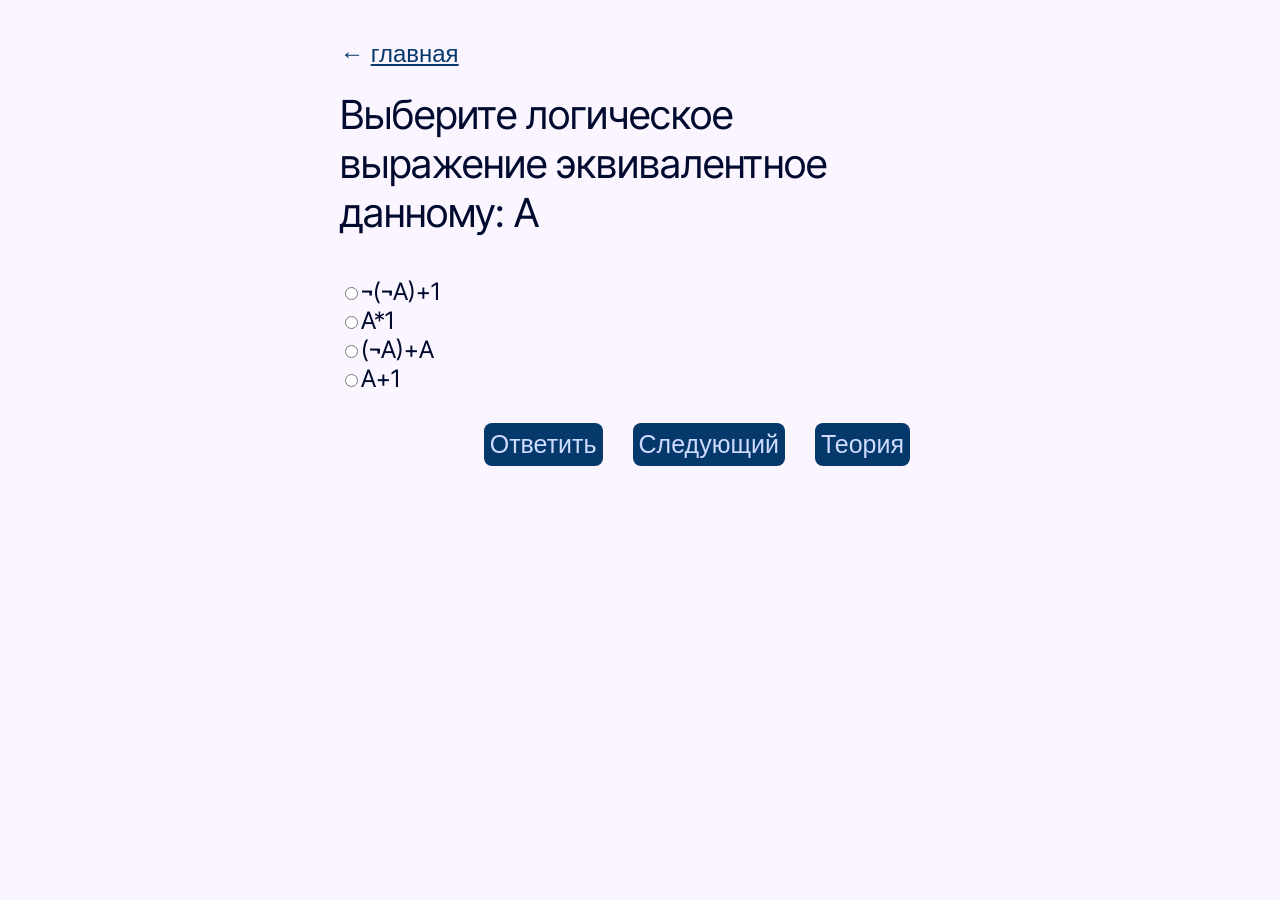
<file: rules/practice/index.html>
<!DOCTYPE html>
<html lang="ru">
<head>
  <meta charset="UTF-8">
  <meta name="viewport" content="width=device-width, initial-scale=1.0">
  <link rel="stylesheet" href="../../style.css">
  <link rel="stylesheet" href="../../practice.css">
  <title>Тренажер по правилам булевой алгебры</title>
  
  
</head>
<body>
  
  <div id="quiz-container">
    <button class = "mainpage" type="button" onclick="document.location='../../index.html'">← <u>главная</u></button>
    <p id="question">Загрузка вопроса...</p>
    <form id="quiz-form">
        <!-- здесь создается вопрос -->
        
        
        
        
    </form>
    <div class = "flex-menu bttns">
      <button type="button" onclick="checkAnswer()">Ответить</button>
      <button type="button" onclick="location.reload()">Следующий</button>
      <button class="theory" type="button" onclick="window.open('../theory.html')">Теория</button>
      
    </div>
    <p id="feedback"></p>
  </div>
    <script src="script.js"></script>

</body>
</html>
</file>
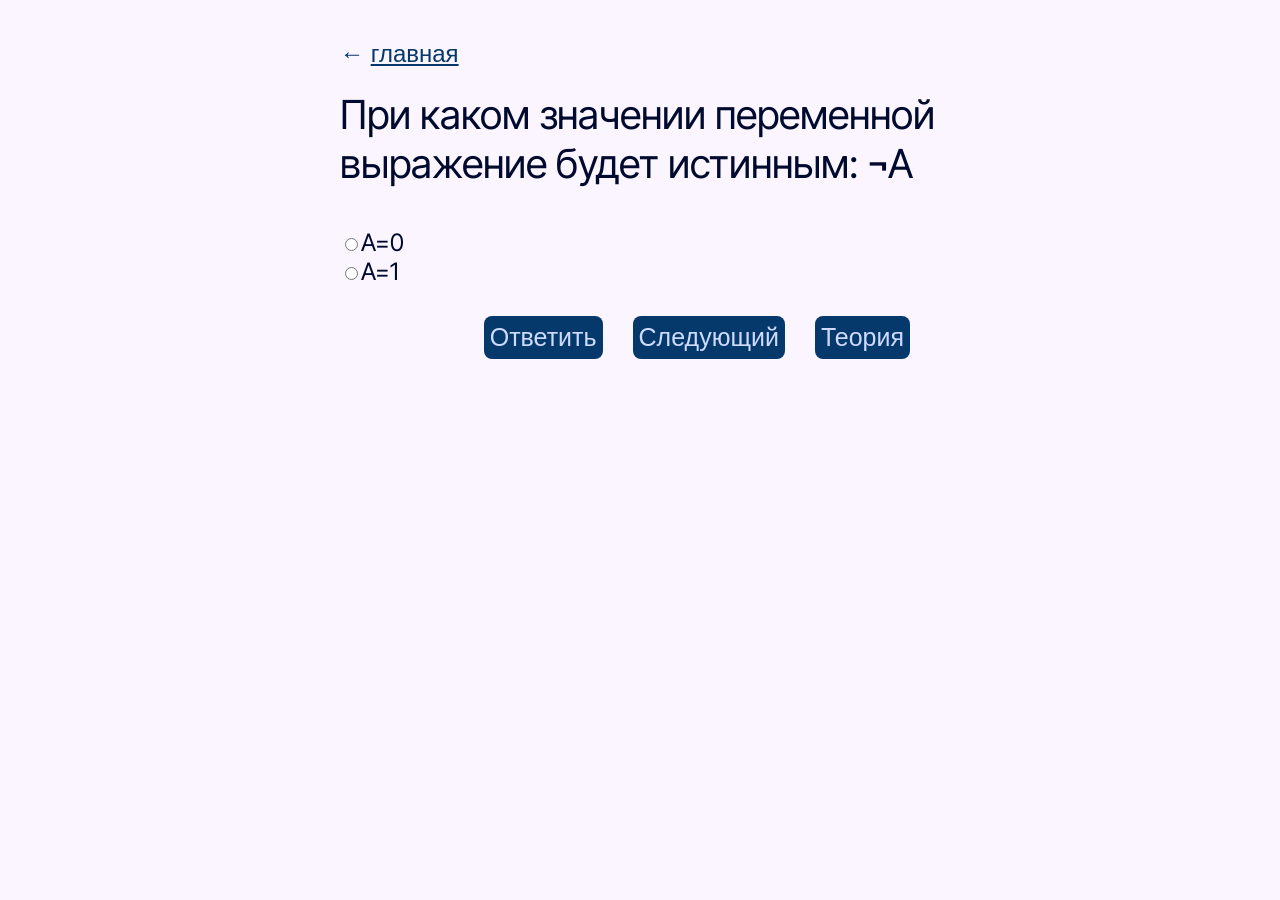
<file: terminology/practice/index.html>
<!DOCTYPE html>
<html lang="ru">
<head>
  <meta charset="UTF-8">
  <meta name="viewport" content="width=device-width, initial-scale=1.0">
  <link rel="stylesheet" href="../../style.css">
  <link rel="stylesheet" href="../../practice.css">
  <title>Тренажер по правилам булевой алгебры</title>
  
  
</head>
<body>
  
  <div id="quiz-container">
    <button class = "mainpage" type="button" onclick="document.location='../../index.html'">← <u>главная</u></button>
    <p id="question">Загрузка вопроса...</p>
    <form id="quiz-form">
        <!-- здесь создается вопрос -->
        
        
        
        
    </form>
    <div class = "flex-menu bttns">
      <button type="button" onclick="checkAnswer()">Ответить</button>
      <button type="button" onclick="location.reload()">Следующий</button>
      <button class="theory" type="button" onclick="getTheory()">Теория</button>
      
    </div>
    <p id="feedback"></p>
  </div>
    <script src="script.js"></script>

</body>
</html>
</file>
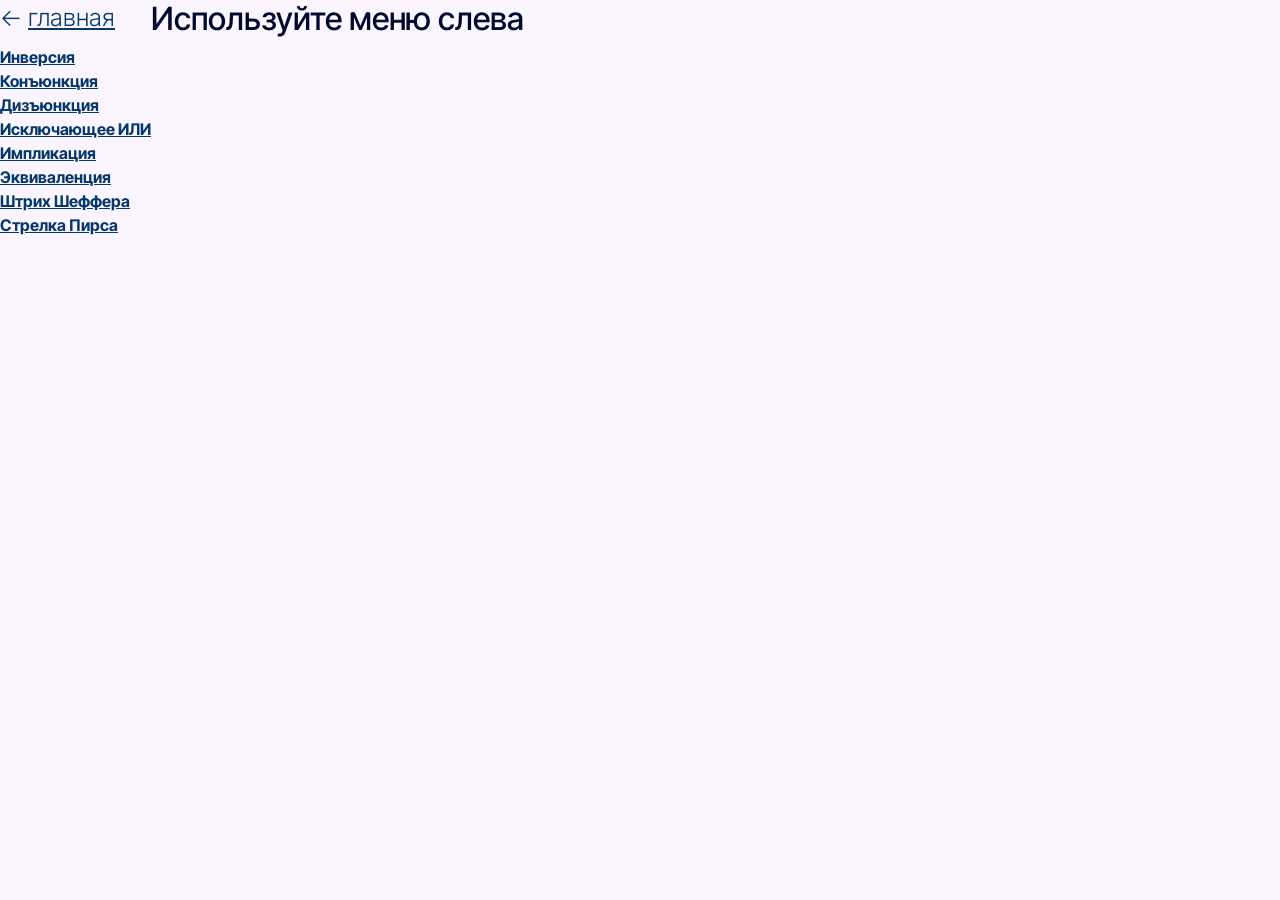
<file: terminology/theory/index.html>
<!DOCTYPE html>
<html>
<head>
    <meta charset="utf-8">
    <meta name="viewport" content="width=device-width, initial-scale=1">
    <title>Логические операции булевой логики</title>
    <link href="https://cdn.jsdelivr.net/npm/bootstrap@5.3.2/dist/css/bootstrap.min.css" rel="stylesheet" integrity="sha384-T3c6CoIi6uLrA9TneNEoa7RxnatzjcDSCmG1MXxSR1GAsXEV/Dwwykc2MPK8M2HN" crossorigin="anonymous">
    <link href="../../style.css" rel="stylesheet">
</head>
<body>
    <div class = "content">
            <div class = "list">
                <button class = "mainpage" type="button" onclick="document.location='../../index.html'">← <u>главная</u></button>
              <dt><a href='inversion.html'>Инверсия</a></dt>
              <dt><a href='conjunction.html'>Конъюнкция</a></dt>
              <dt><a href='disjunction.html'>Дизъюнкция</a></dt>
              <dt><a href='xor.html'>Исключающее ИЛИ</a></dt>  
              <dt><a href='implication.html'>Импликация</a></dt>
              <dt><a href='equality.html'>Эквиваленция</a></dt>
              <dt><a href='sheffer.html'>Штрих Шеффера</a></dt>
              <dt><a href='nor.html'>Стрелка Пирса</a></dt>
            </div>
            <div class='explain'>
                <h2>Используйте меню слева</h2>
            </div>
        </div>
<script src="https://cdn.jsdelivr.net/npm/bootstrap@5.3.2/dist/js/bootstrap.bundle.min.js" integrity="sha384-C6RzsynM9kWDrMNeT87bh95OGNyZPhcTNXj1NW7RuBCsyN/o0jlpcV8Qyq46cDfL" crossorigin="anonymous"></script>    
</body>
</html>
</file>
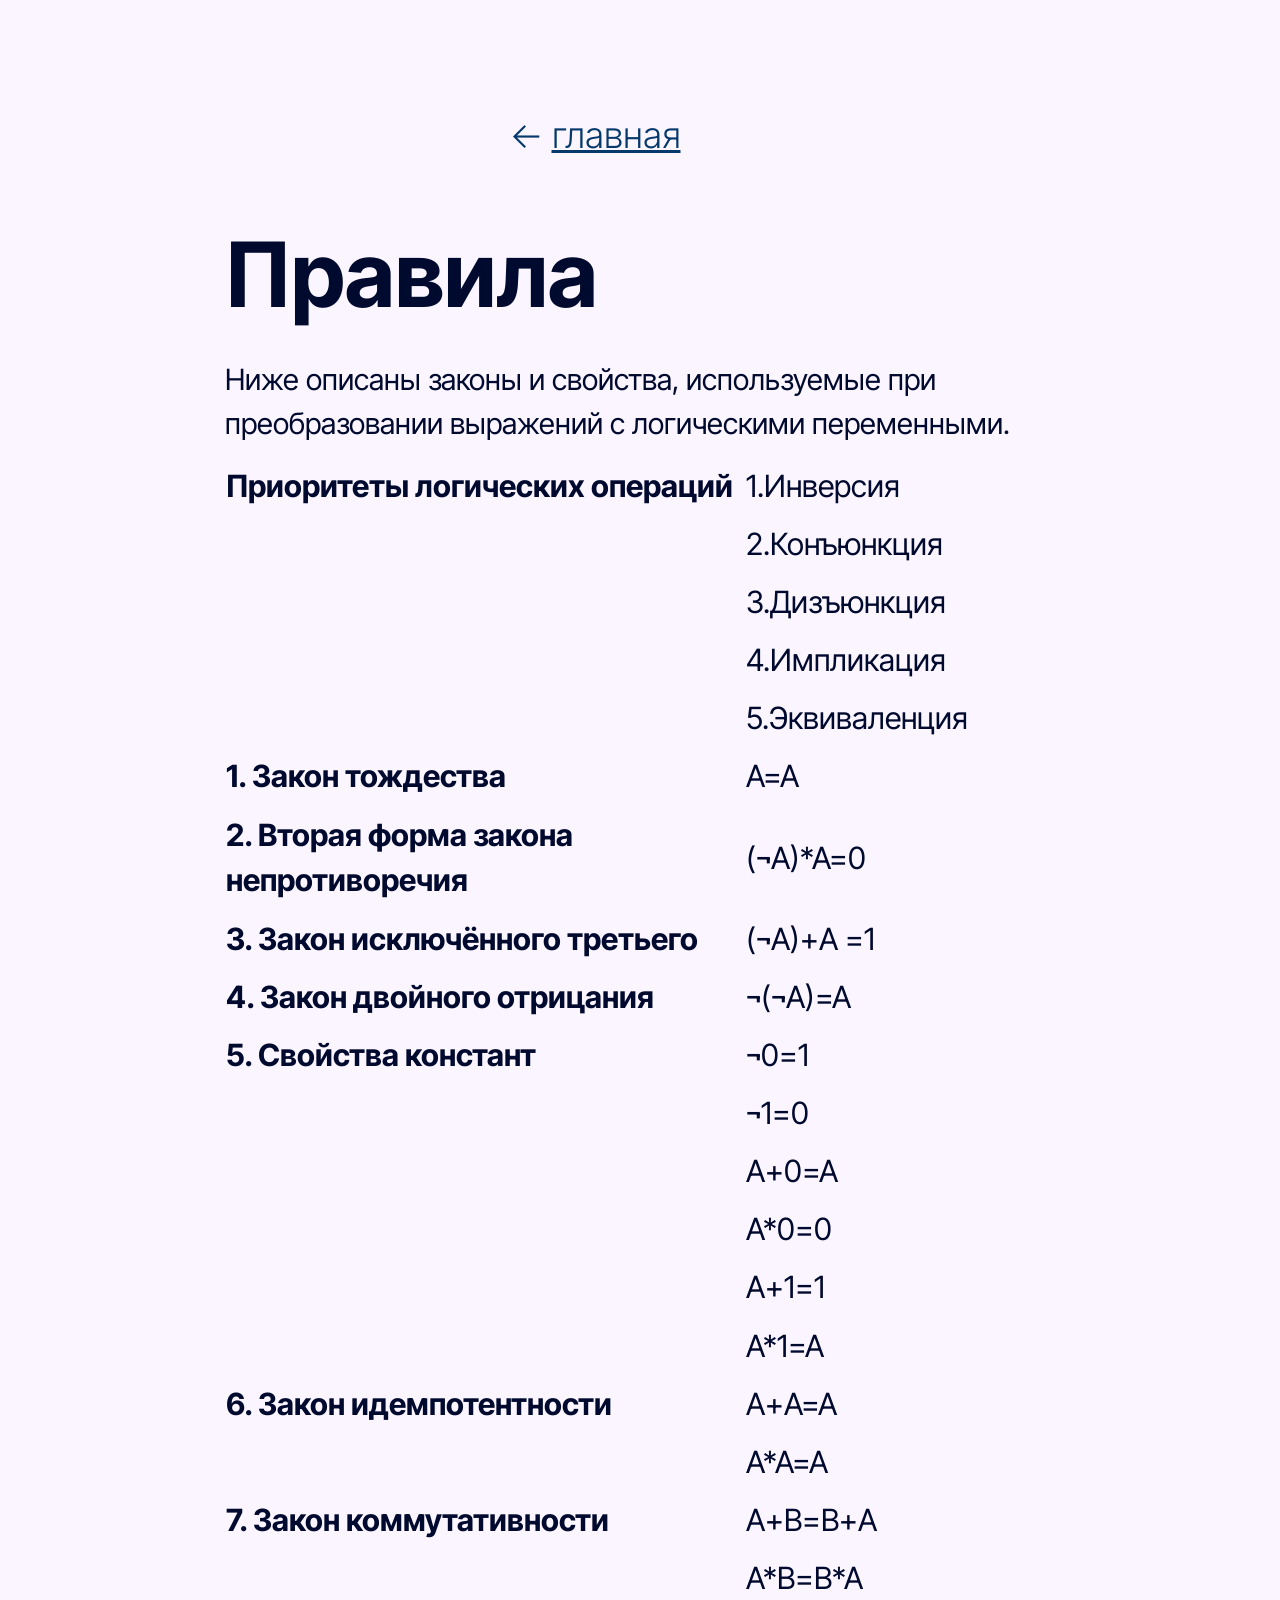
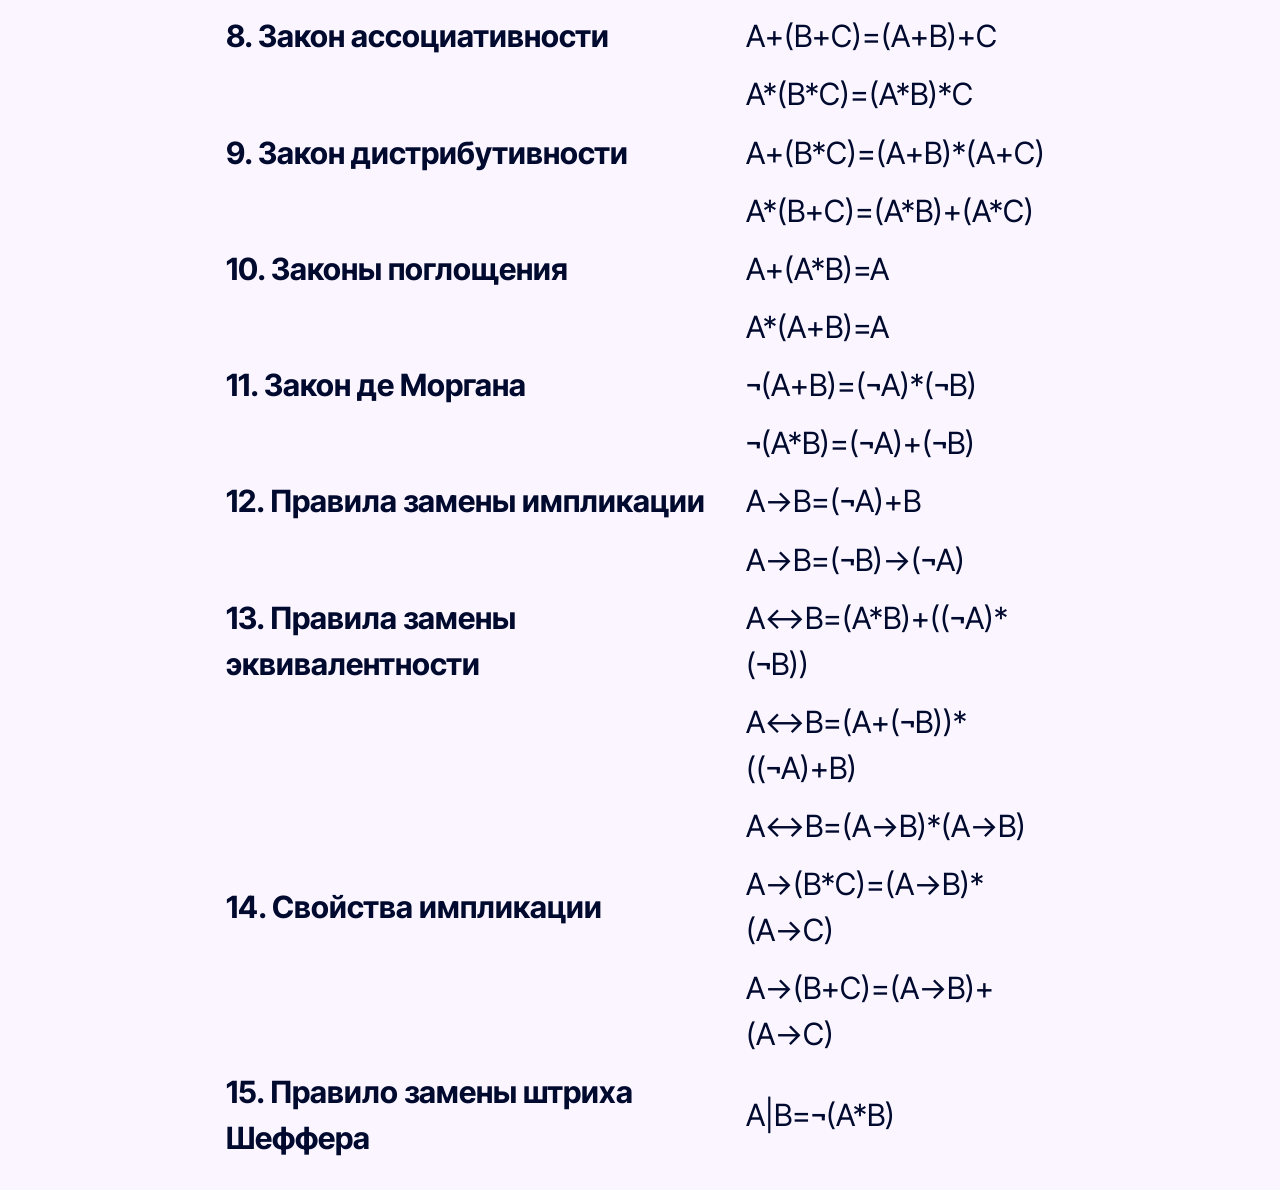
<file: rules/theory.html>
<!DOCTYPE html>
<html>
<head>
    <meta charset="utf-8">
    <meta name="viewport" content="width=device-width, initial-scale=1">
    <title>Логические операции булевой логики</title>
    <link href="https://cdn.jsdelivr.net/npm/bootstrap@5.3.2/dist/css/bootstrap.min.css" rel="stylesheet" integrity="sha384-T3c6CoIi6uLrA9TneNEoa7RxnatzjcDSCmG1MXxSR1GAsXEV/Dwwykc2MPK8M2HN" crossorigin="anonymous">
    <link href="../style.css" rel="stylesheet">
    <link href="../bs.css" rel="stylesheet">
    <meta name="viewport" content="width=device-width, initial-scale=1">
</head>
<body>
    
    <div class = "content menu flex1">
        <div class="return">
            <button class = "mainpage" type="button" onclick="document.location='../index.html'">← <u>главная</u></button>
        </div>
            <div class='explain flex11'>
                
                <h1>Правила</h1>
                <p>Ниже описаны законы и свойства, используемые при преобразовании выражений с логическими переменными.</p>
                    <table class = 'rules'>
                        <tr class = 'rules'>
                            <td class = 'rules'><b>Приоритеты логических операций</b></td>
                            <td class = 'rules'>1.Инверсия</td>
                        </tr>
                        <tr class = 'rules'>
                            <td class = 'rules'><b></b></td>
                            <td class = 'rules'>2.Конъюнкция</td>
                        </tr>
                        <tr class = 'rules'>
                            <td class = 'rules'><b></b></td>
                            <td class = 'rules'>3.Дизъюнкция</td>
                        </tr>
                        <tr class = 'rules'>
                            <td class = 'rules'><b></b></td>
                            <td class = 'rules'>4.Импликация</td>
                        </tr>
                        <tr class = 'rules'>
                            <td class = 'rules'><b></b></td>
                            <td class = 'rules'>5.Эквиваленция</td>
                        </tr>
                    
                        <tr class = 'rules'>
                            <td class = 'rules'><b>1. Закон тождества</b></td>
                            <td class = 'rules'>A=A</td>
                        </tr>
                        <tr class = 'rules'>
                            <td class = 'rules'><b>2. Вторая форма закона непротиворечия</b></td>
                            <td class = 'rules'>(¬A)*A=0</td>
                        </tr>
                        <tr class = 'rules'>
                            <td class = 'rules'><b>3. Закон исключённого третьего</b></td>
                            <td class = 'rules'>(¬A)+A =1</td>
                        </tr>
                        <tr class = 'rules'>
                            <td class = 'rules'><b>4. Закон двойного отрицания</b></td>
                            <td class = 'rules'>¬(¬A)=A</td>
                        </tr>
                        <tr class = 'rules'>
                            <td class = 'rules'><b>5. Свойства констант</b></td>
                            <td class = 'rules'>¬0=1</td>
                        </tr>
                        <tr class = 'rules'>
                            <td class = 'rules'></td>
                            <td class = 'rules'>¬1=0</td>
                        </tr>
                        <tr class = 'rules'>
                            <td class = 'rules'></td>
                            <td class = 'rules'>A+0=A</td>
                        </tr>
                        <tr class = 'rules'>
                            <td class = 'rules'></td>
                            <td class = 'rules'>A*0=0</td>
                        </tr>
                        <tr class = 'rules'>
                            <td class = 'rules'></td>
                            <td class = 'rules'>A+1=1</td>
                        </tr>
                        <tr class = 'rules'>
                            <td class = 'rules'></td>
                            <td class = 'rules'>A*1=A</td>
                        </tr>
                        <tr class = 'rules'>
                            <td class = 'rules'><b>6. Закон идемпотентности</b></td>
                            <td class = 'rules'>A+A=A</td>
                        </tr>
                        <tr class = 'rules'>
                            <td class = 'rules'></td>
                            <td class = 'rules'>A*A=A</td>
                        <tr class = 'rules'>
                            <td class = 'rules'><b>7. Закон коммутативности</b></td>
                            <td class = 'rules'>A+B=B+A</td>
                        </tr>
                        <tr class = 'rules'>
                            <td class = 'rules'></td>
                            <td class = 'rules'>A*B=B*A</td>
                        </tr>
                        <tr class = 'rules'>
                            <td class = 'rules'><b>8. Закон ассоциативности</b></td>
                            <td class = 'rules'>A+(B+C)=(A+B)+C</td>
                        </tr>
                        <tr class = 'rules'>
                            <td class = 'rules'></td>
                            <td class = 'rules'>A*(B*C)=(A*B)*C</td>
                        </tr>
                        <tr class = 'rules'>
                            <td class = 'rules'><b>9. Закон дистрибутивности</b></td>
                            <td class = 'rules'>A+(B*C)=(A+B)*(A+C)</td>
                        </tr>
                        <tr class = 'rules'>
                            <td class = 'rules'></td>
                            <td class = 'rules'>A*(B+C)=(A*B)+(A*C)</td>
                        </tr>
                        <tr class = 'rules'>
                            <td class = 'rules'><b>10. Законы поглощения</b></td>
                            <td class = 'rules'>A+(A*B)=A</td>
                        </tr>
                        <tr class = 'rules'>
                            <td class = 'rules'></td>
                            <td class = 'rules'>A*(A+B)=A</td>
                        </tr>
                        <tr class = 'rules'>
                            <td class = 'rules'><b>11. Закон де Моргана</b></td>
                            <td class = 'rules'>¬(A+B)=(¬A)*(¬B)</td>
                        </tr>
                        <tr class = 'rules'>
                            <td class = 'rules'></td>
                            <td class = 'rules'>¬(A*B)=(¬A)+(¬B)</td>
                        </tr>
                        <tr class = 'rules'>
                            <td class = 'rules'><b>12. Правила замены импликации</b></td>
                            <td class = 'rules'>A→B=(¬A)+B</td>
                        </tr>
                        <tr class = 'rules'>
                            <td class = 'rules'></td>
                            <td class = 'rules'>A→B=(¬B)→(¬A)</td>
                        </tr>
                        <tr class = 'rules'>
                            <td class = 'rules'><b>13.  Правила замены эквивалентности</b></td>
                            <td class = 'rules'>A↔B=(A*B)+((¬A)*(¬B))</td>
                        </tr>
                        <tr class = 'rules'>
                            <td class = 'rules'></td>
                            <td class = 'rules'>A↔B=(A+(¬B))*((¬A)+B)</td>
                        </tr>
                        <tr class = 'rules'>
                            <td class = 'rules'></td>
                            <td class = 'rules'>A↔B=(A→B)*(A→B)</td>
                        </tr>
                        <tr class = 'rules'>
                            <td class = 'rules'><b>14. Свойства импликации</b></td>
                            <td class = 'rules'>A→(B*C)=(A→B)*(A→C)</td>
                        </tr>
                        <tr class = 'rules'>
                            <td class = 'rules'></td>
                            <td class = 'rules'>A→(B+C)=(A→B)+(A→C)</td>
                        </tr>
                        <tr class = 'rules'>
                            <td class = 'rules'><b>15. Правило замены штриха Шеффера</b></td>
                            <td class = 'rules'>A|B=¬(A*B)</td>
                        </tr>
                    </table>

            </div>
        </div>
<script src="https://cdn.jsdelivr.net/npm/bootstrap@5.3.2/dist/js/bootstrap.bundle.min.js" integrity="sha384-C6RzsynM9kWDrMNeT87bh95OGNyZPhcTNXj1NW7RuBCsyN/o0jlpcV8Qyq46cDfL" crossorigin="anonymous"></script>    
</body>
</html>
</file>
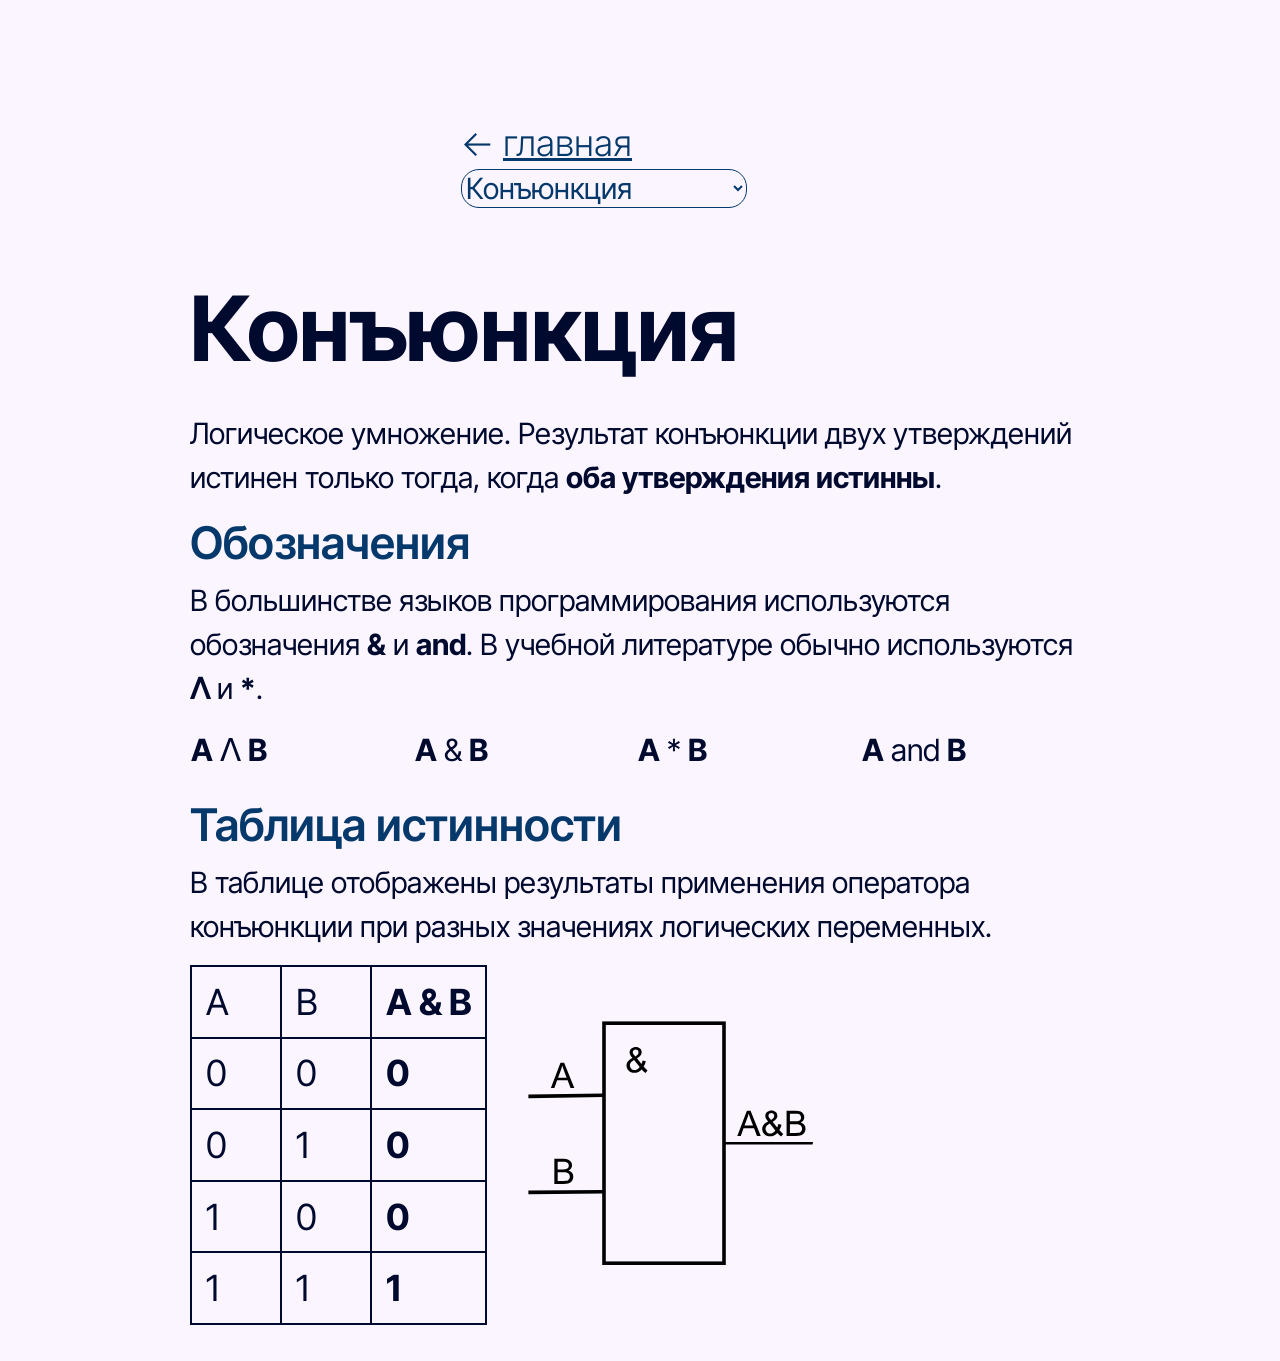
<file: terminology/theory/conjunction.html>
<!DOCTYPE html>
<html>
<head>
    <meta charset="utf-8">
    <meta name="viewport" content="width=device-width, initial-scale=1">
    <title>Логические операции булевой логики</title>
    <link href="https://cdn.jsdelivr.net/npm/bootstrap@5.3.2/dist/css/bootstrap.min.css" rel="stylesheet" integrity="sha384-T3c6CoIi6uLrA9TneNEoa7RxnatzjcDSCmG1MXxSR1GAsXEV/Dwwykc2MPK8M2HN" crossorigin="anonymous">
    <link href="../../style.css" rel="stylesheet">
    <link href="../../bs.css" rel="stylesheet">
    <script src="script.js"></script>
</head>
<body> 
    
    

    <div class = "content flex1">
        <div class = "nava"><nav class="navbar navbar-expand-lg navbar-light">
            <button class = "mainpage" type="button" onclick="document.location='../../index.html'">← <u>главная</u></button>
            
        </nav>
        <form>
            <select id="sections" name="sections" onchange="changeSection()">
              <option value="inversion.html" >Инверсия</option>
              <option value="conjunction.html" selected>Конъюнкция</option>
              <option value="disjunction.html" >Дизъюнкция</option>
              <option value="xor.html">Исключающее ИЛИ</option>
              <option value="implication.html">Импликация</option>
              <option value="equality.html">Эквиваленция</option>
              <option value="sheffer.html">Штрих Шеффера</option>
              <option value="nor.html">Стрелка Пирса</option>
            </select>
        </form> </div>
            <div class='explain'>
                <h1>Конъюнкция</h1>
                <p>Логическое умножение. Результат конъюнкции двух утверждений истинен только тогда, когда <b>оба утверждения истинны</b>.</p>
                <h3>Обозначения </h3>
                <p>В большинстве языков программирования используются обозначения <b>&</b> и <b>and</b>. В учебной литературе обычно используются <b>ⴷ</b> и <b>*</b>.</p>
                <table>
                        <tr class = 'numer'>
                            <td class = 'numer'><b>A</b> ⴷ <b>B</b></td>
                            <td class = 'numer'><b>A</b> & <b>B</b></td>
                            <td class = 'numer'><b>A</b> * <b>B</b></td>
                            <td class = 'numer'><b>A</b> and <b>B</b></td>
                        </tr>
                    </table>
                    <br>
                <h3>Таблица истинности </h3>
                <p>В таблице отображены результаты применения оператора конъюнкции при разных значениях логических переменных.</p>
                <div class='content'>
                    <table>
                        <tr class = 'truefalse'>
                            <td class = 'truefalse'>A</td>
                            <td class = 'truefalse'>B</td>
                            <td class = 'truefalse'><b>A & B</b></td>
                        </tr>
                        <tr class = 'truefalse'>
                            <td class = 'truefalse'>0</td>
                            <td class = 'truefalse'>0</td>
                            <td class = 'truefalse'><b>0</b></td>
                        </tr>
                        <tr class = 'truefalse'>
                            <td class = 'truefalse'>0</td>
                            <td class = 'truefalse'>1</td>
                            <td class = 'truefalse'><b>0</b></td>
                        </tr>
                        <tr class = 'truefalse'>
                            <td class = 'truefalse'>1</td>
                            <td class = 'truefalse'>0</td>
                            <td class = 'truefalse'><b>0</b></td>
                        </tr>
                        <tr class = 'truefalse'>
                            <td class = 'truefalse'>1</td>
                            <td class = 'truefalse'>1</td>
                            <td class = 'truefalse'><b>1</b></td>
                        </tr>
                       
                    </table>
                    <img src='media/&.svg'>
                </div>
            </div>
        </div>
        </div>
<script src="https://cdn.jsdelivr.net/npm/bootstrap@5.3.2/dist/js/bootstrap.bundle.min.js" integrity="sha384-C6RzsynM9kWDrMNeT87bh95OGNyZPhcTNXj1NW7RuBCsyN/o0jlpcV8Qyq46cDfL" crossorigin="anonymous"></script>    
</body>
</html>
</file>
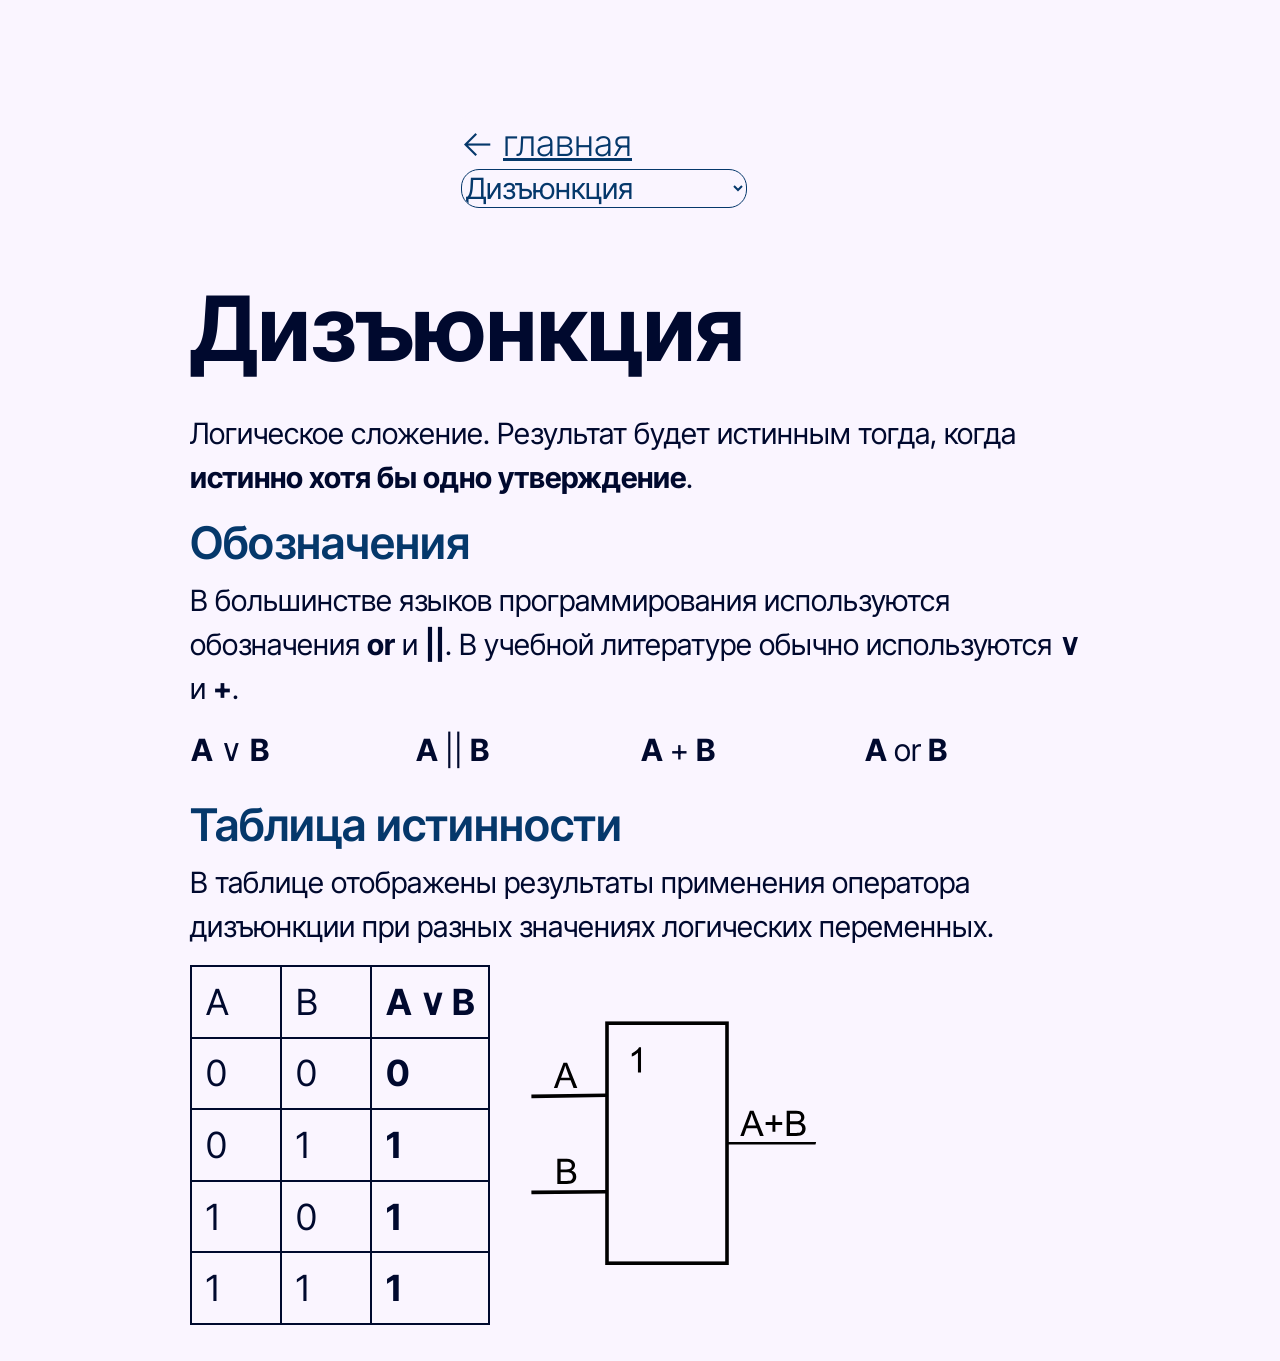
<file: terminology/theory/disjunction.html>
<!DOCTYPE html>
<html>
<head>
    <meta charset="utf-8">
    <meta name="viewport" content="width=device-width, initial-scale=1">
    <title>Логические операции булевой логики</title>
    <link href="https://cdn.jsdelivr.net/npm/bootstrap@5.3.2/dist/css/bootstrap.min.css" rel="stylesheet" integrity="sha384-T3c6CoIi6uLrA9TneNEoa7RxnatzjcDSCmG1MXxSR1GAsXEV/Dwwykc2MPK8M2HN" crossorigin="anonymous">
    <link href="../../style.css" rel="stylesheet">
    <link href="../../bs.css" rel="stylesheet">
    <script src="script.js"></script>
</head>
<body> 
    
    

    <div class = "content flex1">
        <div class = "nava"><nav class="navbar navbar-expand-lg navbar-light">
            <button class = "mainpage" type="button" onclick="document.location='../../index.html'">← <u>главная</u></button>
            
        </nav>
        <form>
            <select id="sections" name="sections" onchange="changeSection()">
              <option value="inversion.html" >Инверсия</option>
              <option value="conjunction.html" >Конъюнкция</option>
              <option value="disjunction.html" selected>Дизъюнкция</option>
              <option value="xor.html">Исключающее ИЛИ</option>
              <option value="implication.html">Импликация</option>
              <option value="equality.html">Эквиваленция</option>
              <option value="sheffer.html">Штрих Шеффера</option>
              <option value="nor.html">Стрелка Пирса</option>
            </select>
        </form> </div>
            <div class='explain'>
                <h1>Дизъюнкция</h1>
                <p>Логическое сложение. Результат будет истинным тогда, когда <b>истинно хотя бы одно утверждение</b>.</p>
                <h3>Обозначения </h3>
                <p>В большинстве языков программирования используются обозначения <b>or</b> и <b>||</b>. В учебной литературе обычно используются <b>∨</b> и <b>+</b>.</p>
                <table>
                        <tr class = 'numer'>
                            <td class = 'numer'><b>A</b> ∨ <b>B</b></td>
                            <td class = 'numer'><b>A</b> || <b>B</b></td>
                            <td class = 'numer'><b>A</b> + <b>B</b></td>
                            <td class = 'numer'><b>A</b> or <b>B</b></td>
                        </tr>
                    </table>
                    <br>
                <h3>Таблица истинности </h3>
                <p>В таблице отображены результаты применения оператора дизъюнкции при разных значениях логических переменных.</p>
                <div class='content'>
                    <table>
                        <tr class = 'truefalse'>
                            <td class = 'truefalse'>A</td>
                            <td class = 'truefalse'>B</td>
                            <td class = 'truefalse'><b>A ∨ B</b></td>
                        </tr>
                        <tr class = 'truefalse'>
                            <td class = 'truefalse'>0</td>
                            <td class = 'truefalse'>0</td>
                            <td class = 'truefalse'><b>0</b></td>
                        </tr>
                        <tr class = 'truefalse'>
                            <td class = 'truefalse'>0</td>
                            <td class = 'truefalse'>1</td>
                            <td class = 'truefalse'><b>1</b></td>
                        </tr>
                        <tr class = 'truefalse'>
                            <td class = 'truefalse'>1</td>
                            <td class = 'truefalse'>0</td>
                            <td class = 'truefalse'><b>1</b></td>
                        </tr>
                        <tr class = 'truefalse'>
                            <td class = 'truefalse'>1</td>
                            <td class = 'truefalse'>1</td>
                            <td class = 'truefalse'><b>1</b></td>
                        </tr>
                    </table>
                    <img src='media/+.svg'>
                </div>
            </div>
        </div>
    </div>
<script src="https://cdn.jsdelivr.net/npm/bootstrap@5.3.2/dist/js/bootstrap.bundle.min.js" integrity="sha384-C6RzsynM9kWDrMNeT87bh95OGNyZPhcTNXj1NW7RuBCsyN/o0jlpcV8Qyq46cDfL" crossorigin="anonymous"></script>    
</body>
</html>
</file>
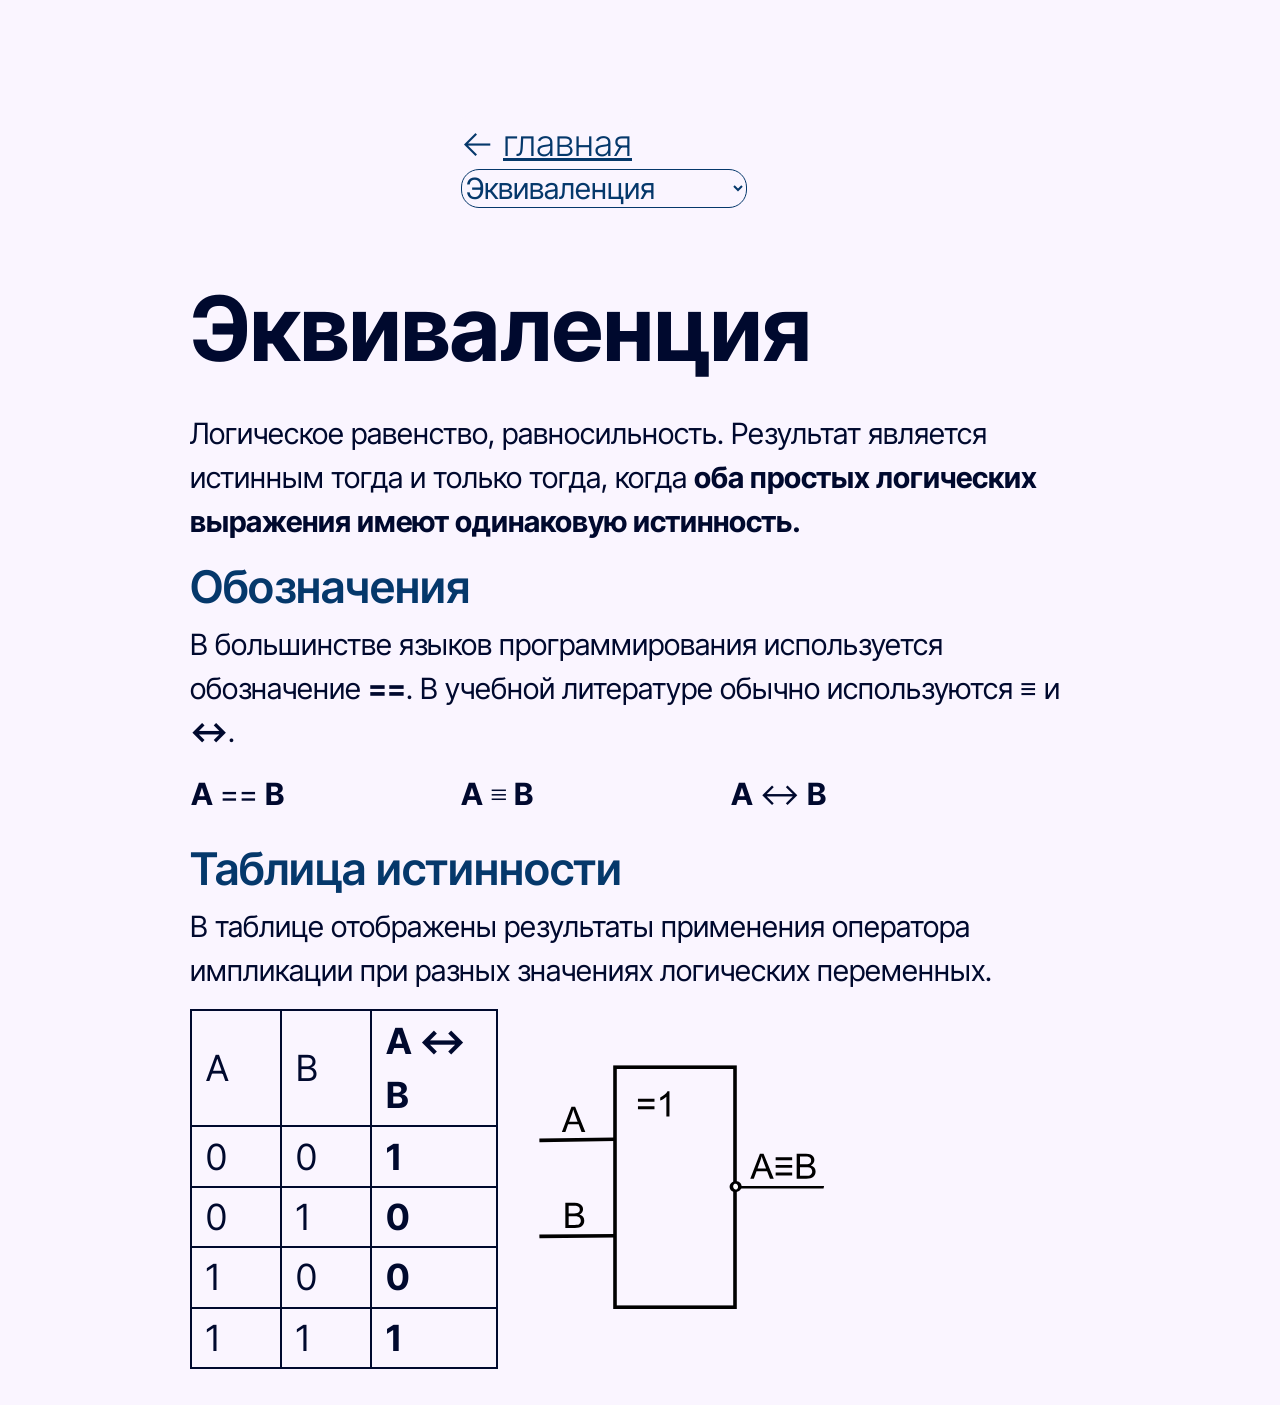
<file: terminology/theory/equality.html>
<!DOCTYPE html>
<html>
<head>
    <meta charset="utf-8">
    <meta name="viewport" content="width=device-width, initial-scale=1">
    <title>Логические операции булевой логики</title>
    <link href="https://cdn.jsdelivr.net/npm/bootstrap@5.3.2/dist/css/bootstrap.min.css" rel="stylesheet" integrity="sha384-T3c6CoIi6uLrA9TneNEoa7RxnatzjcDSCmG1MXxSR1GAsXEV/Dwwykc2MPK8M2HN" crossorigin="anonymous">
    <link href="../../style.css" rel="stylesheet"><link href="../../bs.css" rel="stylesheet">
    <script src="script.js"></script>
</head>
<body> 
    
    

    <div class = "content flex1">
        <div class = "nava"><nav class="navbar navbar-expand-lg navbar-light">
            <button class = "mainpage" type="button" onclick="document.location='../../index.html'">← <u>главная</u></button>
            
        </nav>
        <form>
            <select id="sections" name="sections" onchange="changeSection()">
              <option value="inversion.html" >Инверсия</option>
              <option value="conjunction.html" >Конъюнкция</option>
              <option value="disjunction.html" >Дизъюнкция</option>
              <option value="xor.html">Исключающее ИЛИ</option>
              <option value="implication.html">Импликация</option>
              <option value="equality.html"selected>Эквиваленция</option>
              <option value="sheffer.html">Штрих Шеффера</option>
              <option value="nor.html">Стрелка Пирса</option>
            </select>
        </form> </div>
            <div class='explain'>
                <h1>Эквиваленция</h1>
                <p>Логическое равенство, равносильность. Результат является истинным тогда и только тогда, когда <b>оба простых логических выражения имеют одинаковую истинность.</b></p>
                <h3>Обозначения </h3>
                <p>В большинстве языков программирования используется обозначение <b>==</b>. В учебной литературе обычно используются <b>≡</b> и <b>↔</b>.</p>
                <table>
                        <tr class = 'numer'>
                            <td class = 'numer'><b>A</b> == <b>B</b></td>
                            <td class = 'numer'><b>A</b> ≡ <b>B</b></td>
                            <td class = 'numer'><b>A</b> ↔ <b>B</b></td>
                            
                        </tr>
                    </table>
                    <br>
                <h3>Таблица истинности </h3>
                <p>В таблице отображены результаты применения оператора импликации при разных значениях логических переменных.</p>
                <div class='content'>
                    <table>
                        <tr class = 'truefalse'>
                            <td class = 'truefalse'>A</td>
                            <td class = 'truefalse'>B</td>
                            <td class = 'truefalse'><b>A ↔ B</b></td>
                        </tr>
                        <tr class = 'truefalse'>
                            <td class = 'truefalse'>0</td>
                            <td class = 'truefalse'>0</td>
                            <td class = 'truefalse'><b>1</b></td>
                        </tr>
                        <tr class = 'truefalse'>
                            <td class = 'truefalse'>0</td>
                            <td class = 'truefalse'>1</td>
                            <td class = 'truefalse'><b>0</b></td>
                        </tr>
                        <tr class = 'truefalse'>
                            <td class = 'truefalse'>1</td>
                            <td class = 'truefalse'>0</td>
                            <td class = 'truefalse'><b>0</b></td>
                        </tr>
                        <tr class = 'truefalse'>
                            <td class = 'truefalse'>1</td>
                            <td class = 'truefalse'>1</td>
                            <td class = 'truefalse'><b>1</b></td>
                        </tr>
                    </table>
                    <img src='media/%D1%8D%D0%BA%D0%B2%D0%B8%D0%B2%D0%B0%D0%BB%D0%B5%D0%BD%D1%86%D0%B8%D1%8F.svg'>
                </div>
            </div>
        </div>
    </div>
<script src="https://cdn.jsdelivr.net/npm/bootstrap@5.3.2/dist/js/bootstrap.bundle.min.js" integrity="sha384-C6RzsynM9kWDrMNeT87bh95OGNyZPhcTNXj1NW7RuBCsyN/o0jlpcV8Qyq46cDfL" crossorigin="anonymous"></script>    
</body>
</html>
</file>
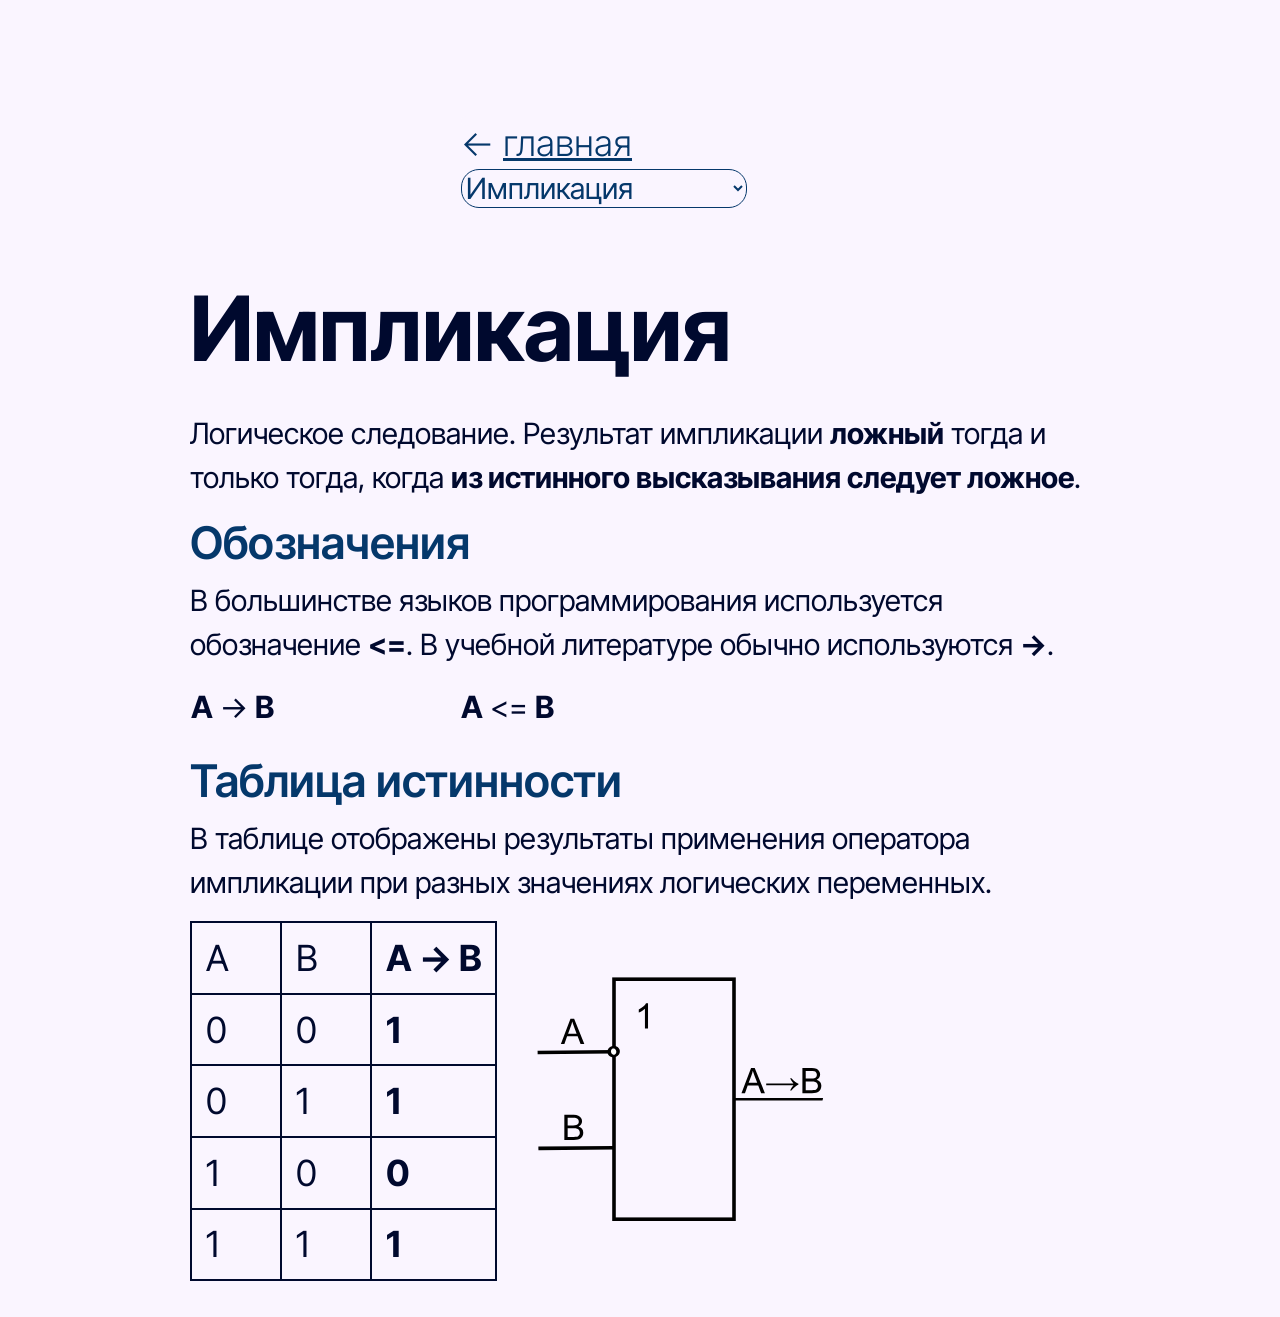
<file: terminology/theory/implication.html>
<!DOCTYPE html>
<html>
<head>
    <meta charset="utf-8">
    <meta name="viewport" content="width=device-width, initial-scale=1">
    <title>Логические операции булевой логики</title>
    <link href="https://cdn.jsdelivr.net/npm/bootstrap@5.3.2/dist/css/bootstrap.min.css" rel="stylesheet" integrity="sha384-T3c6CoIi6uLrA9TneNEoa7RxnatzjcDSCmG1MXxSR1GAsXEV/Dwwykc2MPK8M2HN" crossorigin="anonymous">
    <link href="../../style.css" rel="stylesheet"><link href="../../bs.css" rel="stylesheet">
    <script src="script.js"></script>
</head>
<body> 
    
    

    <div class = "content flex1">
        <div class = "nava"><nav class="navbar navbar-expand-lg navbar-light">
            <button class = "mainpage" type="button" onclick="document.location='../../index.html'">← <u>главная</u></button>
            
        </nav>
        <form>
            <select id="sections" name="sections" onchange="changeSection()">
              <option value="inversion.html" >Инверсия</option>
              <option value="conjunction.html" >Конъюнкция</option>
              <option value="disjunction.html" >Дизъюнкция</option>
              <option value="xor.html">Исключающее ИЛИ</option>
              <option value="implication.html"selected>Импликация</option>
              <option value="equality.html">Эквиваленция</option>
              <option value="sheffer.html">Штрих Шеффера</option>
              <option value="nor.html">Стрелка Пирса</option>
            </select>
        </form> </div>
            <div class='explain'>
                <h1>Импликация</h1>
                <p>Логическое следование. Результат импликации <b>ложный</b> тогда и только тогда, когда <b>из истинного высказывания следует ложное</b>. </p>
                <h3>Обозначения </h3>
                <p>В большинстве языков программирования используется обозначение <b>&lt;=</b>. В учебной литературе обычно используются <b>→</b>.</p>
                <table>
                        <tr class = 'numer'>
                            <td class = 'numer'><b>A</b> → <b>B</b></td>
                            <td class = 'numer'><b>A</b> &lt;= <b>B</b></td>
                            
                        </tr>
                    </table>
                    <br>
                <h3>Таблица истинности </h3>
                <p>В таблице отображены результаты применения оператора импликации при разных значениях логических переменных.</p>
                <div class='content'>
                    <table>
                        <tr class = 'truefalse'>
                            <td class = 'truefalse'>A</td>
                            <td class = 'truefalse'>B</td>
                            <td class = 'truefalse'><b>A → B</b></td>
                        </tr>
                        <tr class = 'truefalse'>
                            <td class = 'truefalse'>0</td>
                            <td class = 'truefalse'>0</td>
                            <td class = 'truefalse'><b>1</b></td>
                        </tr>
                        <tr class = 'truefalse'>
                            <td class = 'truefalse'>0</td>
                            <td class = 'truefalse'>1</td>
                            <td class = 'truefalse'><b>1</b></td>
                        </tr>
                        <tr class = 'truefalse'>
                            <td class = 'truefalse'>1</td>
                            <td class = 'truefalse'>0</td>
                            <td class = 'truefalse'><b>0</b></td>
                        </tr>
                        <tr class = 'truefalse'>
                            <td class = 'truefalse'>1</td>
                            <td class = 'truefalse'>1</td>
                            <td class = 'truefalse'><b>1</b></td>
                        </tr>
                    </table>
                    <img src='media/%D0%B8%D0%BC%D0%BF%D0%BB%D0%B8%D0%BA%D0%B0%D1%86%D0%B8%D1%8F.svg'>
                </div>
            </div>
        </div>
    </div>
<script src="https://cdn.jsdelivr.net/npm/bootstrap@5.3.2/dist/js/bootstrap.bundle.min.js" integrity="sha384-C6RzsynM9kWDrMNeT87bh95OGNyZPhcTNXj1NW7RuBCsyN/o0jlpcV8Qyq46cDfL" crossorigin="anonymous"></script>    
</body>
</html>
</file>
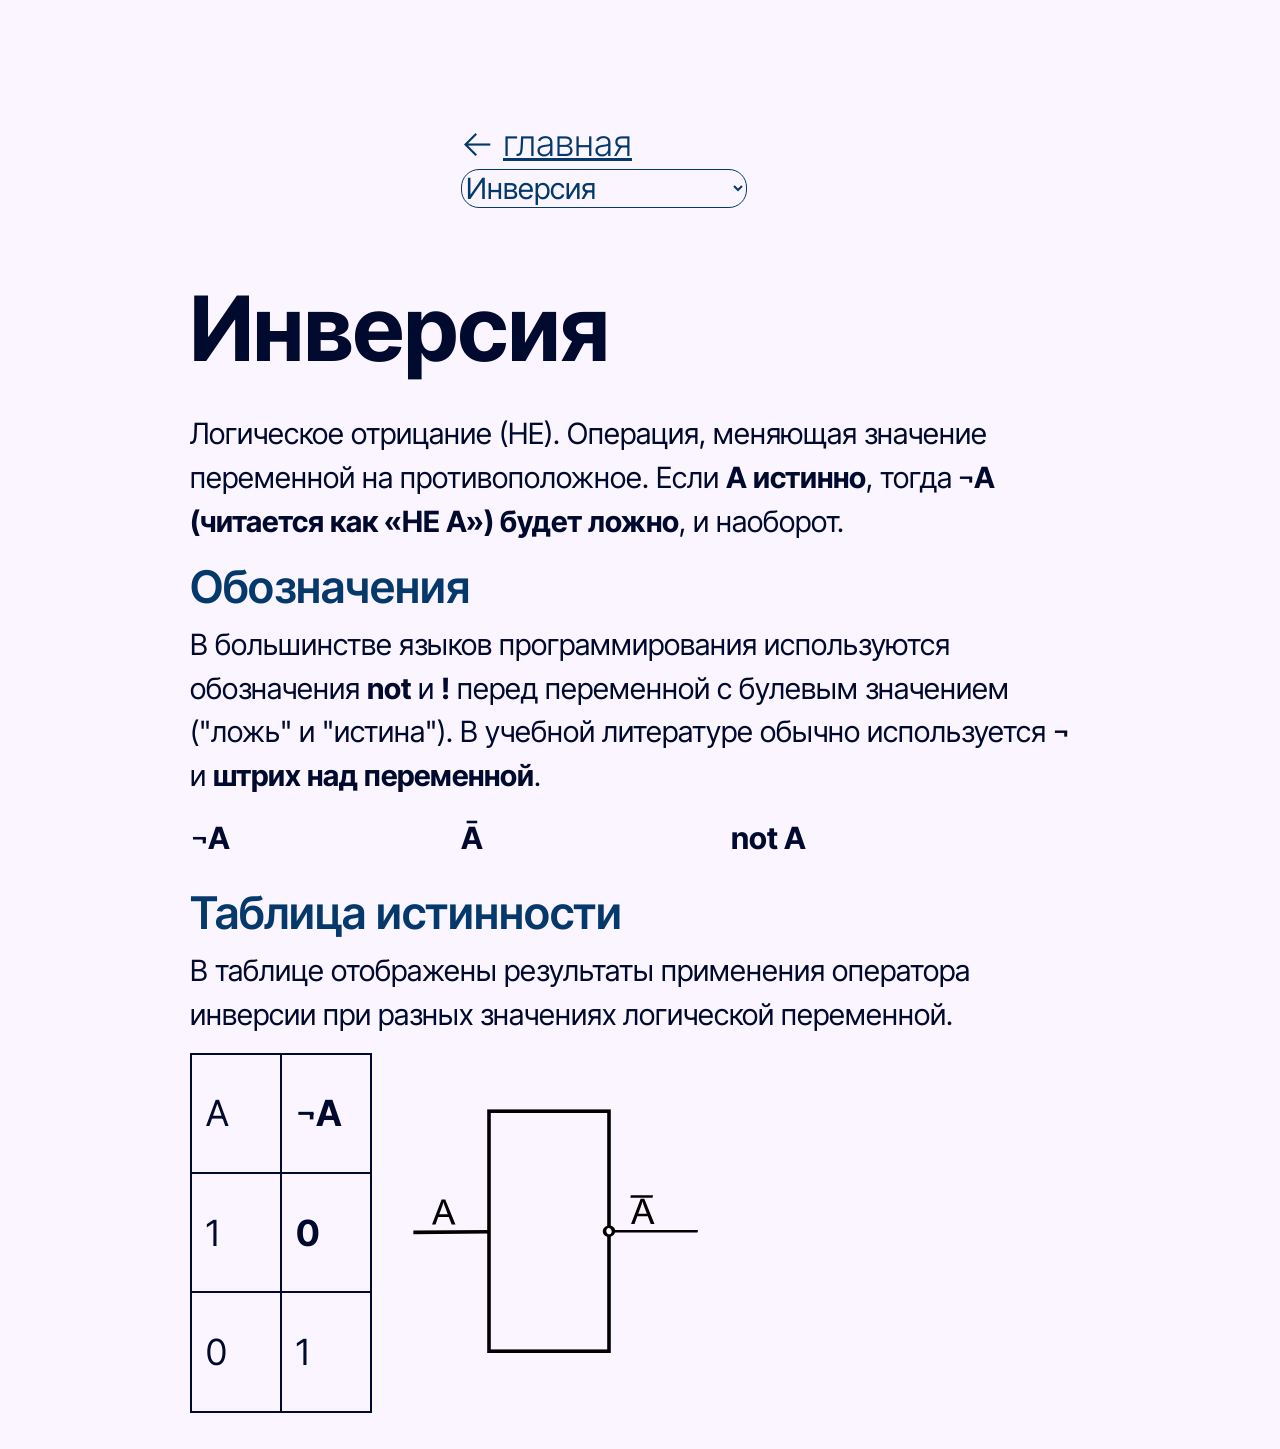
<file: terminology/theory/inversion.html>
<!DOCTYPE html>
<html>
<head>
    <meta charset="utf-8">
    <meta name="viewport" content="width=device-width, initial-scale=1">
    <title>Логические операции булевой логики</title>
    <link href="https://cdn.jsdelivr.net/npm/bootstrap@5.3.2/dist/css/bootstrap.min.css" rel="stylesheet" integrity="sha384-T3c6CoIi6uLrA9TneNEoa7RxnatzjcDSCmG1MXxSR1GAsXEV/Dwwykc2MPK8M2HN" crossorigin="anonymous">
    <link href="../../style.css" rel="stylesheet">
    <link href="../../bs.css" rel="stylesheet">
    <script src="script.js"></script>
</head>
<body> 
    
    

    <div class = "content flex1">
        <div class = "nava"><nav class="navbar navbar-expand-lg navbar-light">
            <button class = "mainpage" type="button" onclick="document.location='../../index.html'">← <u>главная</u></button>
            
        </nav>
        <form>
            <select id="sections" name="sections" onchange="changeSection()">
              <option value="inversion.html" selected>Инверсия</option>
              <option value="conjunction.html" >Конъюнкция</option>
              <option value="disjunction.html" >Дизъюнкция</option>
              <option value="xor.html">Исключающее ИЛИ</option>
              <option value="implication.html">Импликация</option>
              <option value="equality.html">Эквиваленция</option>
              <option value="sheffer.html">Штрих Шеффера</option>
              <option value="nor.html">Стрелка Пирса</option>
            </select>
        </form> </div>
            <div class='explain'>
                <h1>Инверсия</h1>
                <p>Логическое отрицание (НЕ). Операция, меняющая значение переменной на противоположное. Если <b>A истинно</b>, тогда<b> ¬A (читается как «НЕ A») будет ложно</b>, и наоборот.</p>
                <h3>Обозначения </h3>
                <p>В большинстве языков программирования используются обозначения <b>not</b> и <b>!</b> перед переменной с булевым значением ("ложь" и "истина"). В учебной литературе обычно используется <b>¬</b> и <b>штрих над переменной</b>.</p>
                <table>
                        <tr class = 'numer'>
                            <td class = 'numer'><b>¬A</b></td>
                            <td class = 'numer'><b>Ā</b></td>
                            <td class = 'numer'><b>not A</b></td>
                        </tr>
                    </table>

                <br>
                <h3>Таблица истинности </h3>
                <p>В таблице отображены результаты применения оператора инверсии при разных значениях логической переменной.</p>
                
                <div class='content'>
                    <table class = ''>
                        <tr class = 'truefalse'>
                            <td class = 'truefalse'>A</td>
                            <td class = 'truefalse'><b>¬A</b></td>
                        </tr>
                        <tr class = 'truefalse'>
                            <td class = 'truefalse'>1</td>
                            <td class = 'truefalse'><b>0</b></td>
                        </tr>
                        <tr class = 'truefalse'>
                            <td class = 'truefalse'>0</td>
                            <td class = 'truefalse'>1</td>

                        </tr>
                        
                    </table>
                    <img src='media/%D0%B8%D0%BD%D0%B2%D0%B5%D1%80%D1%81%D0%B8%D1%8F.svg'>
                </div>
            </div>
        </div>
<script src="https://cdn.jsdelivr.net/npm/bootstrap@5.3.2/dist/js/bootstrap.bundle.min.js" integrity="sha384-C6RzsynM9kWDrMNeT87bh95OGNyZPhcTNXj1NW7RuBCsyN/o0jlpcV8Qyq46cDfL" crossorigin="anonymous"></script>    
</body>
</html>
</file>
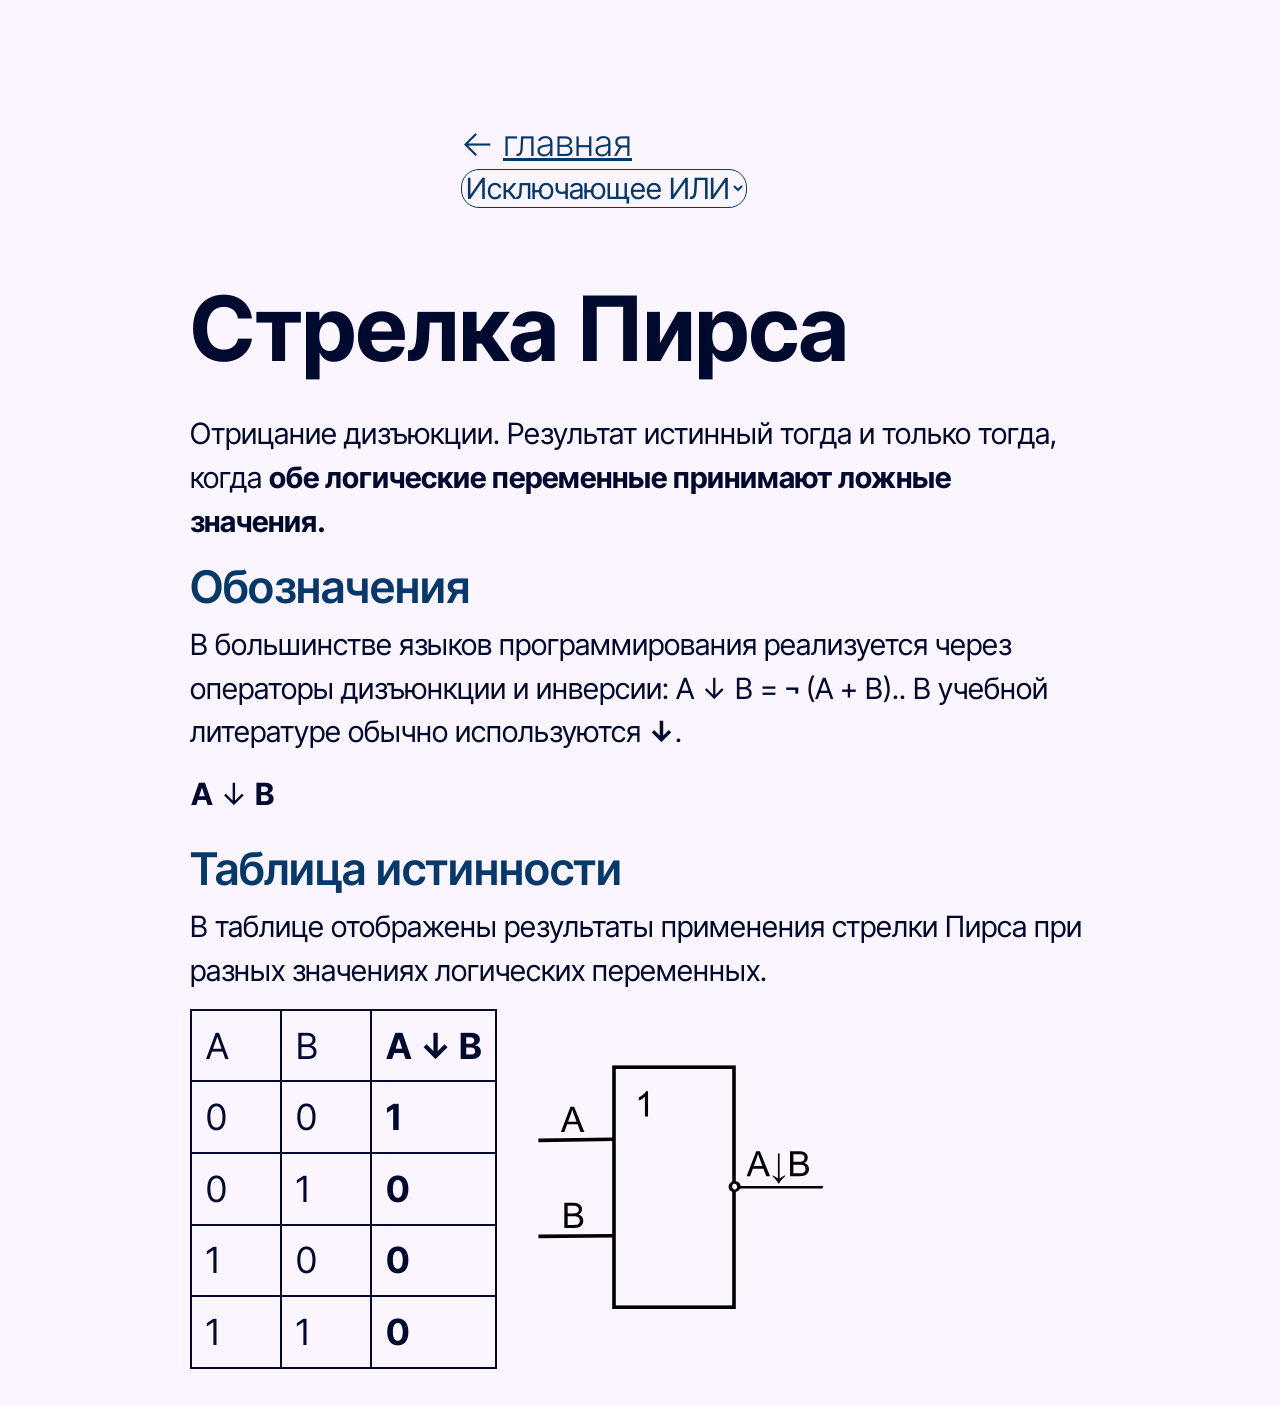
<file: terminology/theory/nor.html>
<!DOCTYPE html>
<html>
<head>
    <meta charset="utf-8">
    <meta name="viewport" content="width=device-width, initial-scale=1">
    <title>Логические операции булевой логики</title>
    <link href="https://cdn.jsdelivr.net/npm/bootstrap@5.3.2/dist/css/bootstrap.min.css" rel="stylesheet" integrity="sha384-T3c6CoIi6uLrA9TneNEoa7RxnatzjcDSCmG1MXxSR1GAsXEV/Dwwykc2MPK8M2HN" crossorigin="anonymous">
    <link href="../../style.css" rel="stylesheet"><link href="../../bs.css" rel="stylesheet">
    <script src="script.js"></script>
</head>
<body> 
    
    

    <div class = "content flex1">
        <div class = "nava"><nav class="navbar navbar-expand-lg navbar-light">
            <button class = "mainpage" type="button" onclick="document.location='../../index.html'">← <u>главная</u></button>
            
        </nav>
        <form>
            <select id="sections" name="sections" onchange="changeSection()">
              <option value="inversion.html" >Инверсия</option>
              <option value="conjunction.html" >Конъюнкция</option>
              <option value="disjunction.html" >Дизъюнкция</option>
              <option value="xor.html"selected>Исключающее ИЛИ</option>
              <option value="implication.html">Импликация</option>
              <option value="equality.html">Эквиваленция</option>
              <option value="sheffer.html">Штрих Шеффера</option>
              <option value="nor.html">Стрелка Пирса</option>
            </select>
        </form> </div>
            <div class='explain'>
                <h1>Стрелка Пирса</h1>
                <p>Отрицание дизъюкции. Результат истинный тогда и только тогда, когда <b>обе логические переменные принимают ложные значения.</b> </p>
                <h3>Обозначения </h3>
                <p>В большинстве языков программирования реализуется через операторы дизъюнкции и инверсии: A ↓ B = ¬ (A + B).. В учебной литературе обычно используются <b>↓</b>.</p>
                <table>
                        <tr>
                            <td class = 'numer'><b>A</b> ↓ <b>B</b></td>
                            
                        </tr>
                    </table>
                    <br>
                <h3>Таблица истинности </h3>
                <p>В таблице отображены результаты применения стрелки Пирса при разных значениях логических переменных.</p>
                <div class='content'>
                    <table>
                        <tr class = 'truefalse'>
                            <td class = 'truefalse'>A</td>
                            <td class = 'truefalse'>B</td>
                            <td class = 'truefalse'><b>A ↓ B</b></td>
                        </tr>
                        <tr class = 'truefalse'>
                            <td class = 'truefalse'>0</td>
                            <td class = 'truefalse'>0</td>
                            <td class = 'truefalse'><b>1</b></td>
                        </tr>
                        <tr class = 'truefalse'>
                            <td class = 'truefalse'>0</td>
                            <td class = 'truefalse'>1</td>
                            <td class = 'truefalse'><b>0</b></td>
                        </tr>
                        <tr class = 'truefalse'>
                            <td class = 'truefalse'>1</td>
                            <td class = 'truefalse'>0</td>
                            <td class = 'truefalse'><b>0</b></td>
                        </tr>
                        <tr class = 'truefalse'>
                            <td class = 'truefalse'>1</td>
                            <td class = 'truefalse'>1</td>
                            <td class = 'truefalse'><b>0</b></td>
                        </tr>
                    </table>
                    <img src='media/%D1%81%D1%82%D1%80%D0%B5%D0%BB%D0%BA%D0%B0%20%D0%BF%D0%B8%D1%80%D1%81%D0%B0.svg'>
                </div>
            </div>
        </div>
<script src="https://cdn.jsdelivr.net/npm/bootstrap@5.3.2/dist/js/bootstrap.bundle.min.js" integrity="sha384-C6RzsynM9kWDrMNeT87bh95OGNyZPhcTNXj1NW7RuBCsyN/o0jlpcV8Qyq46cDfL" crossorigin="anonymous"></script>    
</body>
</html>
</file>
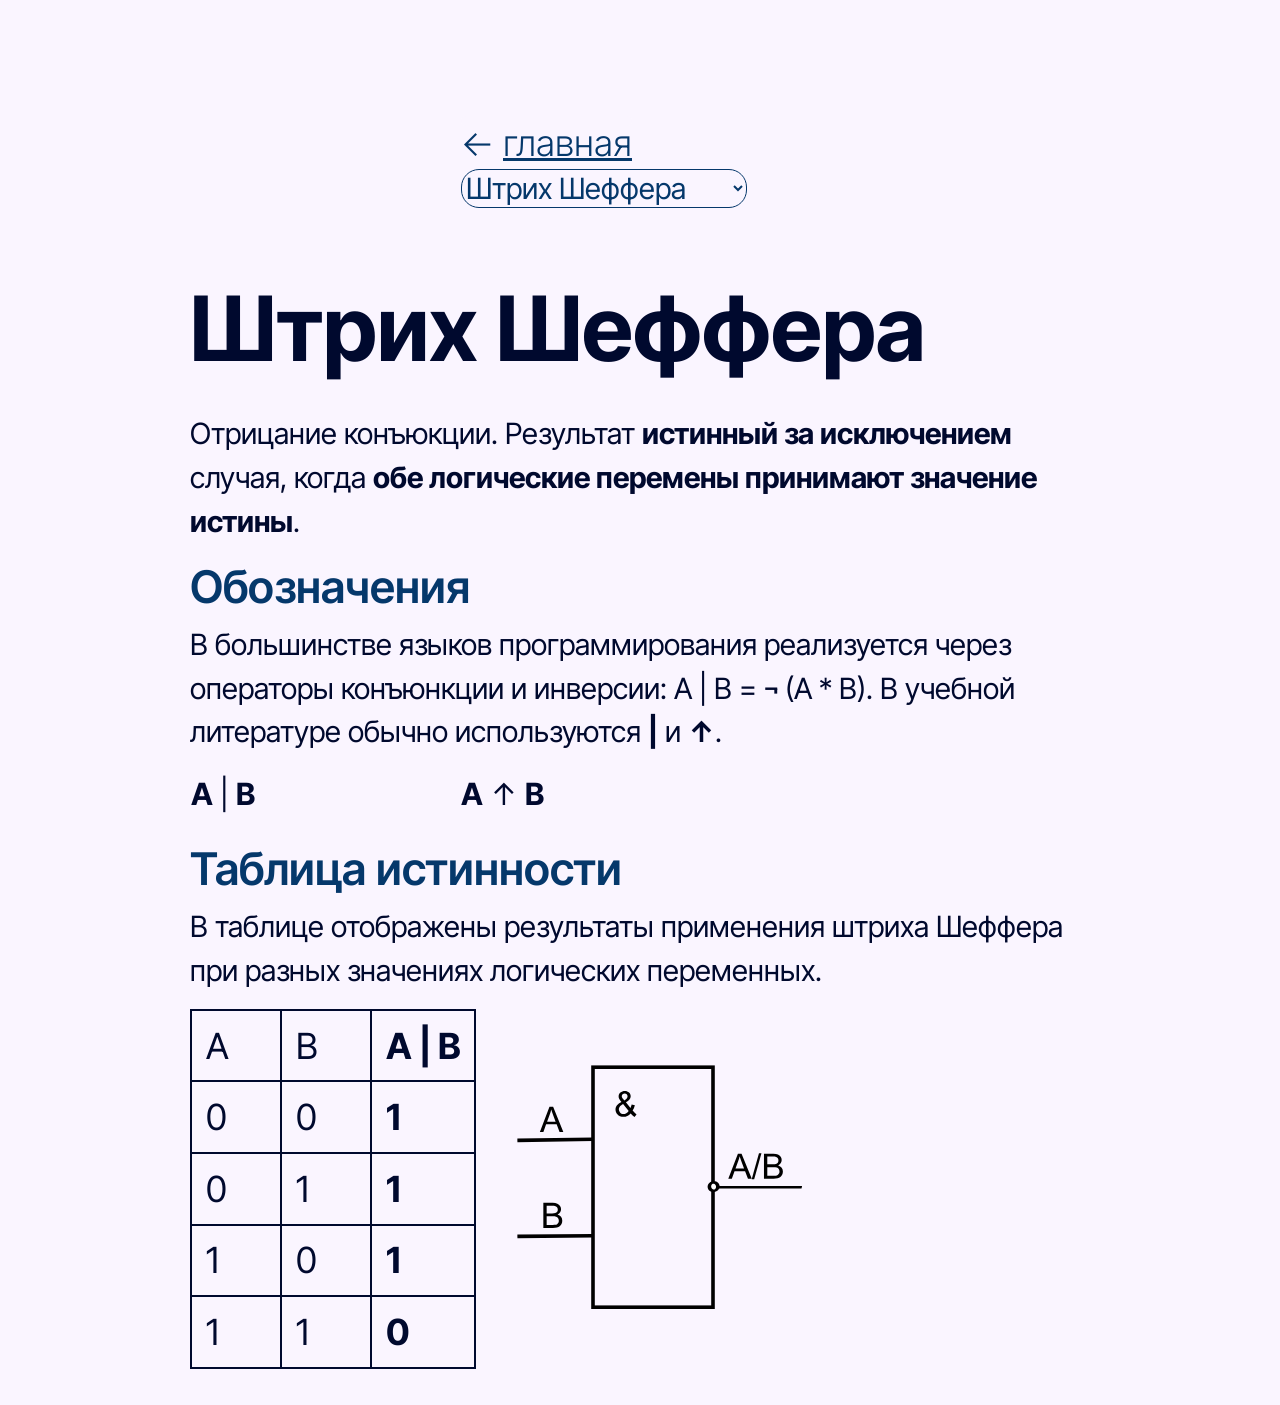
<file: terminology/theory/sheffer.html>
<!DOCTYPE html>
<html>
<head>
    <meta charset="utf-8">
    <meta name="viewport" content="width=device-width, initial-scale=1">
    <title>Логические операции булевой логики</title>
    <link href="https://cdn.jsdelivr.net/npm/bootstrap@5.3.2/dist/css/bootstrap.min.css" rel="stylesheet" integrity="sha384-T3c6CoIi6uLrA9TneNEoa7RxnatzjcDSCmG1MXxSR1GAsXEV/Dwwykc2MPK8M2HN" crossorigin="anonymous">
    <link href="../../style.css" rel="stylesheet"><link href="../../bs.css" rel="stylesheet">
    <script src="script.js"></script>
</head>
<body> 
    
    

    <div class = "content flex1">
        <div class = "nava"><nav class="navbar navbar-expand-lg navbar-light">
            <button class = "mainpage" type="button" onclick="document.location='../../index.html'">← <u>главная</u></button>
            
        </nav>
        <form>
            <select id="sections" name="sections" onchange="changeSection()">
              <option value="inversion.html" >Инверсия</option>
              <option value="conjunction.html" >Конъюнкция</option>
              <option value="disjunction.html" >Дизъюнкция</option>
              <option value="xor.html">Исключающее ИЛИ</option>
              <option value="implication.html">Импликация</option>
              <option value="equality.html">Эквиваленция</option>
              <option value="sheffer.html"selected>Штрих Шеффера</option>
              <option value="nor.html">Стрелка Пирса</option>
            </select>
        </form> </div>
            <div class='explain'>
                <h1>Штрих Шеффера</h1>
                <p>Отрицание конъюкции. Результат <b>истинный за исключением</b> случая, когда <b>обе логические перемены принимают значение истины</b>.</p>
                <h3>Обозначения </h3>
                <p>В большинстве языков программирования реализуется через операторы конъюнкции и инверсии: A | B = ¬ (A * B). В учебной литературе обычно используются <b>|</b> и <b>↑</b>.</p>
                <table>
                        <tr>
                            <td class = 'numer'><b>A</b> | <b>B</b></td>
                            <td class = 'numer'><b>A</b> ↑ <b>B</b></td>
                            
                        </tr>
                    </table>
                    <br>
                <h3>Таблица истинности </h3>
                <p>В таблице отображены результаты применения штриха Шеффера при разных значениях логических переменных.</p>
                <div class='content'>
                    <table>
                        <tr class = 'truefalse'>
                            <td class = 'truefalse'>A</td>
                            <td class = 'truefalse'>B</td>
                            <td class = 'truefalse'><b>A | B</b></td>
                        </tr>
                        <tr class = 'truefalse'>
                            <td class = 'truefalse'>0</td>
                            <td class = 'truefalse'>0</td>
                            <td class = 'truefalse'><b>1</b></td>
                        </tr>
                        <tr class = 'truefalse'>
                            <td class = 'truefalse'>0</td>
                            <td class = 'truefalse'>1</td>
                            <td class = 'truefalse'><b>1</b></td>
                        </tr>
                        <tr class = 'truefalse'>
                            <td class = 'truefalse'>1</td>
                            <td class = 'truefalse'>0</td>
                            <td class = 'truefalse'><b>1</b></td>
                        </tr>
                        <tr class = 'truefalse'>
                            <td class = 'truefalse'>1</td>
                            <td class = 'truefalse'>1</td>
                            <td class = 'truefalse'><b>0</b></td>
                        </tr>
                    </table>
                    <img src='media/%D1%88%D1%82%D1%80%D0%B8%D1%85%20%D1%88%D0%B5%D1%84%D1%84%D0%B5%D1%80%D0%B0.svg'>
                </div>
            </div>
        </div>
<script src="https://cdn.jsdelivr.net/npm/bootstrap@5.3.2/dist/js/bootstrap.bundle.min.js" integrity="sha384-C6RzsynM9kWDrMNeT87bh95OGNyZPhcTNXj1NW7RuBCsyN/o0jlpcV8Qyq46cDfL" crossorigin="anonymous"></script>    
</body>
</html>
</file>
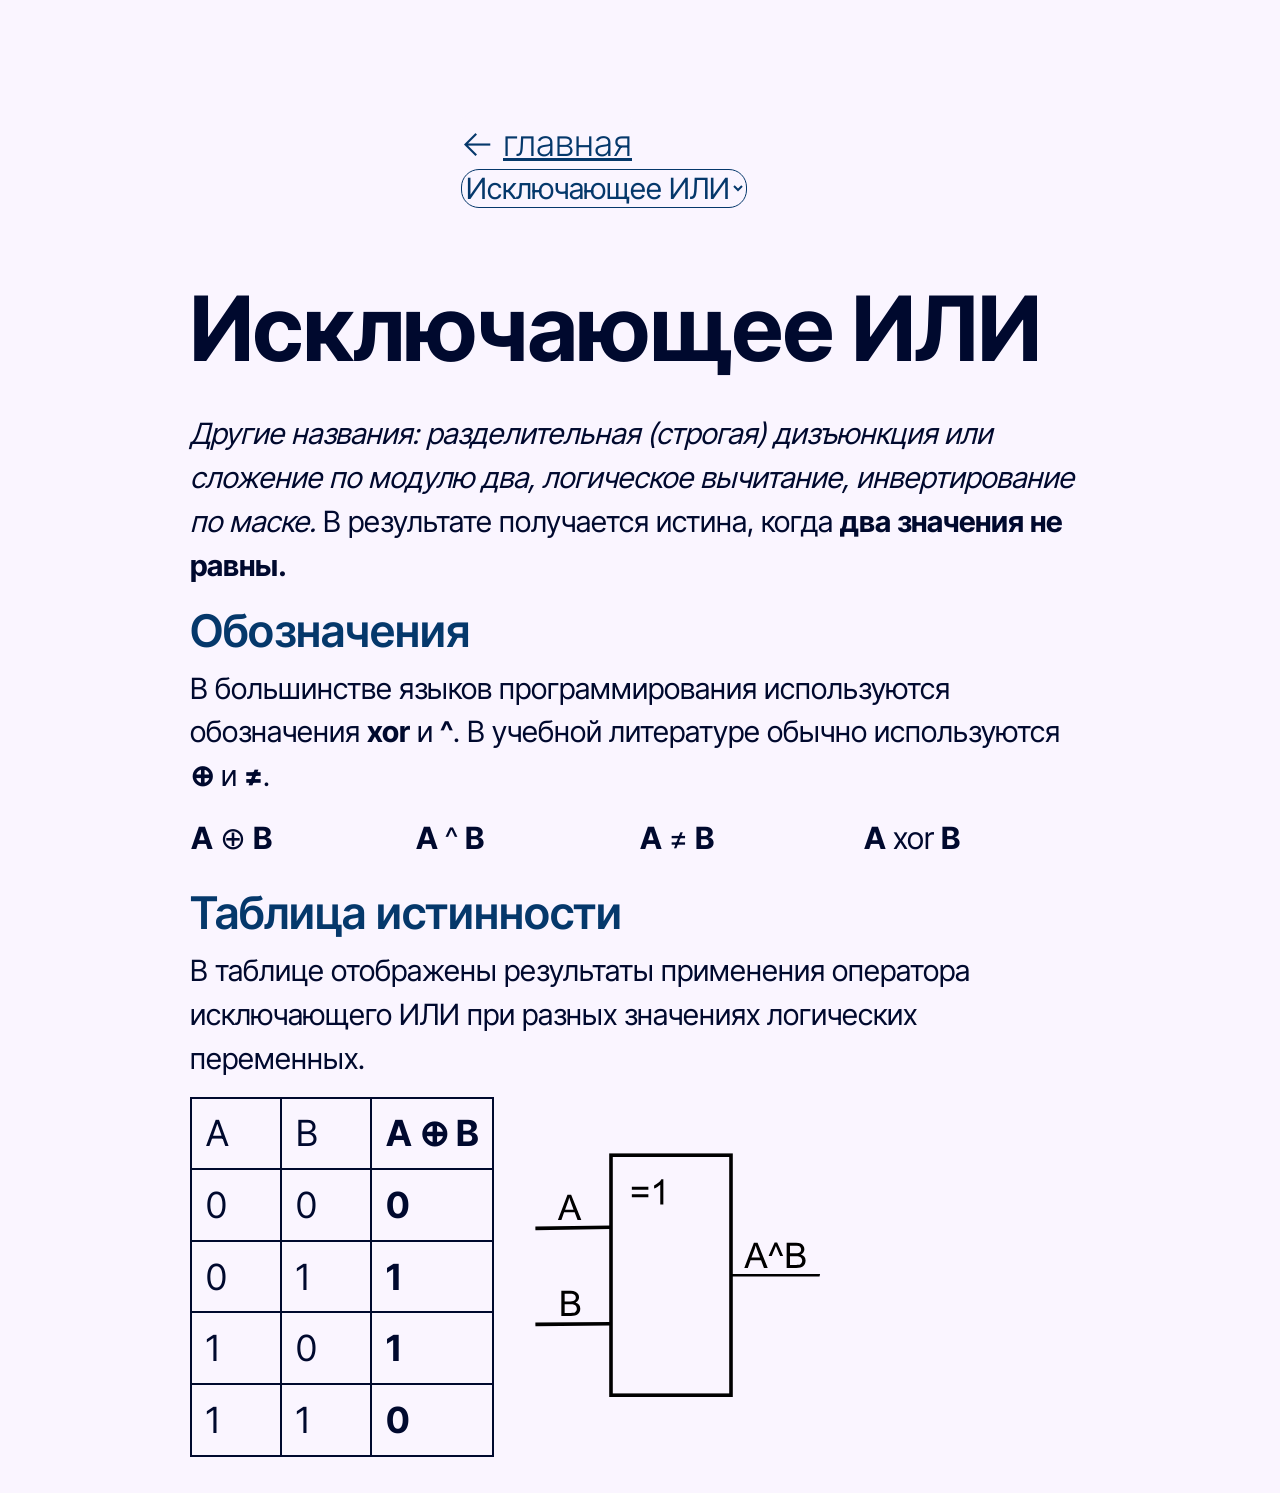
<file: terminology/theory/xor.html>
<!DOCTYPE html>
<html>
<head>
    <meta charset="utf-8">
    <meta name="viewport" content="width=device-width, initial-scale=1">
    <title>Логические операции булевой логики</title>
    <link href="https://cdn.jsdelivr.net/npm/bootstrap@5.3.2/dist/css/bootstrap.min.css" rel="stylesheet" integrity="sha384-T3c6CoIi6uLrA9TneNEoa7RxnatzjcDSCmG1MXxSR1GAsXEV/Dwwykc2MPK8M2HN" crossorigin="anonymous">
    <link href="../../style.css" rel="stylesheet"><link href="../../bs.css" rel="stylesheet">
    <script src="script.js"></script>
</head>
<body> 
    
    

    <div class = "content flex1">
        <div class = "nava"><nav class="navbar navbar-expand-lg navbar-light">
            <button class = "mainpage" type="button" onclick="document.location='../../index.html'">← <u>главная</u></button>
            
        </nav>
        <form>
            <select id="sections" name="sections" onchange="changeSection()">
              <option value="inversion.html" >Инверсия</option>
              <option value="conjunction.html" >Конъюнкция</option>
              <option value="disjunction.html" >Дизъюнкция</option>
              <option value="xor.html"selected>Исключающее ИЛИ</option>
              <option value="implication.html">Импликация</option>
              <option value="equality.html">Эквиваленция</option>
              <option value="sheffer.html">Штрих Шеффера</option>
              <option value="nor.html">Стрелка Пирса</option>
            </select>
        </form> </div>
            <div class='explain'>
                <h1>Исключающее ИЛИ</h1>
                <p><i>Другие названия: разделительная (строгая) дизъюнкция или сложение по модулю два, логическое вычитание, инвертирование по маске.</i> В результате получается истина, когда <b>два значения не равны.</b></p>
                <h3>Обозначения </h3>
                <p>В большинстве языков программирования используются обозначения <b>xor</b> и <b>^</b>. В учебной литературе обычно используются <b>⊕</b> и <b>≠</b>.</p>
                <table>
                        <tr class = 'numer'>
                            <td class = 'numer'><b>A</b> ⊕ <b>B</b></td>
                            <td class = 'numer'><b>A</b> ^ <b>B</b></td>
                            <td class = 'numer'><b>A</b> ≠ <b>B</b></td>
                            <td class = 'numer'><b>A</b> xor <b>B</b></td>
                        </tr>
                    </table>
                <br>
                <h3>Таблица истинности </h3>
                <p>В таблице отображены результаты применения оператора исключающего ИЛИ при разных значениях логических переменных.</p>
                <div class='content'>
                    <table>
                        <tr class = 'truefalse'>
                            <td class = 'truefalse'>A</td>
                            <td class = 'truefalse'>B</td>
                            <td class = 'truefalse'><b>A ⊕ B</b></td>
                        </tr>
                        <tr class = 'truefalse'>
                            <td class = 'truefalse'>0</td>
                            <td class = 'truefalse'>0</td>
                            <td class = 'truefalse'><b>0</b></td>
                        </tr>
                        <tr class = 'truefalse'>
                            <td class = 'truefalse'>0</td>
                            <td class = 'truefalse'>1</td>
                            <td class = 'truefalse'><b>1</b></td>
                        </tr>
                        <tr class = 'truefalse'>
                            <td class = 'truefalse'>1</td>
                            <td class = 'truefalse'>0</td>
                            <td class = 'truefalse'><b>1</b></td>
                        </tr>
                        <tr class = 'truefalse'>
                            <td class = 'truefalse'>1</td>
                            <td class = 'truefalse'>1</td>
                            <td class = 'truefalse'><b>0</b></td>
                        </tr>
                    </table>
                    <img src='media/%D0%B8%D1%81%D0%BA%D0%BB%D1%87%D0%B0%D1%8E%D1%89%D0%B5%D0%B5%20%D0%B8%D0%BB%D0%B8.svg'>
                </div>
            </div>
        </div>
<script src="https://cdn.jsdelivr.net/npm/bootstrap@5.3.2/dist/js/bootstrap.bundle.min.js" integrity="sha384-C6RzsynM9kWDrMNeT87bh95OGNyZPhcTNXj1NW7RuBCsyN/o0jlpcV8Qyq46cDfL" crossorigin="anonymous"></script>    
</body>
</html>
</file>
<file: style.css>
@font-face {
    font-family: 'Inter Tight';
    src: url(InterTight-VariableFont_wght.ttf);
  }
  

:root{
    --accent-color: #cfdbff;
    --font:"Inter Tight";
    --bttn-color: #05386B;
    --bg-color: #faf5ff ;
    --th-color: ;
    --text-color:#00092e;
}

h3 {
    font-weight: 600;
    color : var(--bttn-color)
}

body {
    font-family: var(--font) ;
    background-color:var(--bg-color);
    color:var(--text-color);

}
.index {
    text-align: center;
}
h1{
    font-size:60px;
    padding-top:40px;
    padding-bottom:20px;
    font-weight: 700;
}
h4 {
    font-size:20px;
    padding-bottom:20px;
}
button {
    margin-bottom:20px;
    margin-top: 10px;
    border-radius: 8px;
    border:0px;
    background-color: var(--bttn-color);
    color: var(--accent-color)
}
p {
    margin-top:5px;
}

.flex-menu{
    display:flex;
    flex-wrap: wrap;
    align-items: center;
    justify-content: space-around;
}
.menu-button{
    margin-bottom: 20px;
    padding-top: 10px;
    width: 300px;
    background-color: var(--accent-color);
    border-radius: 8px;;
}

.mainpage {
    background-color: var(--bg-color);
    color: var(--bttn-color);
    font-size:24px;
    font-weight: 300;
    max-height:10px;
    margin-top:0;
    padding:0;
    margin-bottom:35px;
}

a{
    color: var(--bttn-color)
}

select {
    color: var(--bttn-color);
    background-color: var(--bg-color);
    border:3;
    border-color: var(--bttn-color);
    border-radius: 8px;
    font-size: 18px;
    text-align: left;
    
}

.content {
    display:flex;
        flex-wrap: wrap;
}

@media (max-width: 990px) {
    body{
        margin-left: 5%;
        margin-right: 5%
    }
    h1{
        font-size:40px;
        padding-top:10px;
        padding-bottom:10px;
    }
    h4 {
        font-size:18px;
    }

    .flex-menu {
        margin-left: 2%;
        margin-right: 2%;
        font-size:18px;
    }
    .menu-button {
        padding-left:2%;
        padding-right:2%;
    }
    select {
        font-weight: 500;
    }
    .numer{
        width: 70px;
    }
    .truefalse{
        border-width: 2px;
        padding-left: 5px;
        font-size: 16px;
        border-color: var(--text-color);
        min-width:40px;
        max-width:60px;
        max-height: 2vh;
        padding-right:5px;
    }   
    img {
        width: 180px;
    }
   }
</file>
<file: practice.css>
:root{
    --accent-color: #cfdbff;
    --font:"Inter Tight";
    --bttn-color: #05386B;
    --bg-color: #faf5ff ;
    --th-color: ;
    --text-color:#00092e;
}

body {
    text-align: left;
}

#quiz-container {
    max-width: 600px;
    margin: auto;
    margin-top: 40px;
    width: 75%;
}

#question {
    font-size: 40px;
}

#feedback {
    font-size: 24px;
    font-weight:500;
}

#quiz-form {
    font-size: 24px;
}

p{
    font-size: 100px;
}

button{
    font-size: 25px;
    padding-top: 7px;
    padding-bottom: 7px;
    margin-right: 30px;
}

.flex-menu{
    margin-top : 20px;
    justify-content: flex-end; 
    margin-bottom: 20px;
}

@media (max-width: 990px) {
    #quiz-container{
        margin-top:60px;
    }
    #question {
        font-size: 25px;
    }
    #feedback {
        font-size: 18px;
    }
    
    #quiz-form {
        font-size: 18px;
    }
    
    button{
        font-size:16px;
        padding-top: 5px;
        padding-bottom: 5px;
        margin-right: 5px;
        margin-top:10px;
        margin-bottom: 5px;
    }
    .flex-menu{
        margin-top: 20px;
        flex-wrap: wrap;
        align-items: stretch;
        align-content: stretch;
    }
    
   }
</file>
<file: bs.css>
:root{
    --accent-color: #cfdbff;
    --font:"Inter Tight";
    --bttn-color: #05386B;
    --bg-color: #faf5ff ;
    --th-color: ;
    --text-color:#00092e;
}

@media (min-width: 990px) {
    body{
        margin-left: 15vh;
        margin-right: 15vh;
    }
    h1 {
        margin-top: 3vh;
        font-size:10vh;
        margin-bottom:2vh;  
    }
    h4{
        font-size: 4vh;
    }
    .menu-button{
        margin-bottom: 1vh;
        padding-top: 3vh;
        width: 55vh;
        font-size: 3.5vh;
        background-color: var(--accent-color);
        border-radius: 1.5vh;
    }
    .menu{
        margin-top:2vh;
        margin-left:10vh;
        margin-right:10vh;
    }
    .flex1{
        display:flex;
        flex-wrap: wrap;
        justify-content: center;
        align-content: stretch;
    }
    .explain{
        max-width: 100vh;
    }
    .explain h1{
        margin-bottom:0;
    }
    p {
        font-size: 3.25vh;
        margin-top: 1vh;
    }
    .return{
        margin-top:10vh;
        margin-right: 10vh;
    }
    .mainpage {
        font-size:4vh;
    }
    .rules{
        font-size:3.4vh;
    }
    .rules td {
        padding-bottom:1.25vh;
    }
    .explain h3 {
        font-size: 5vh;
    }    
    
    img {
        width:40vh;

    }
    .numer{
        width: 30vh;
        font-size: 3.4vh;
    }
    .truefalse{
        border-width: 0.3vh;
        padding-left: 1.5vh;
        padding-right: 1.5vh;
        font-size: 4vh;
        border-color: var(--text-color);
        max-width: 14vh;
        min-width: 10vh;
        max-height: 2vh;
    }
    .content{
        margin-bottom: 2vh;
    }
    .nava {
        margin-top: 12vh;
        margin-right: 8vh
    }
    select {
        color: var(--bttn-color);
        background-color: var(--bg-color);
        border-color: var(--bttn-color);
        border-radius: 2vh;
        font-size: 3.25vh;
        text-align: left;
    }
    .flex1 {
        min-height: 15vh;
    }

   }
</file>
